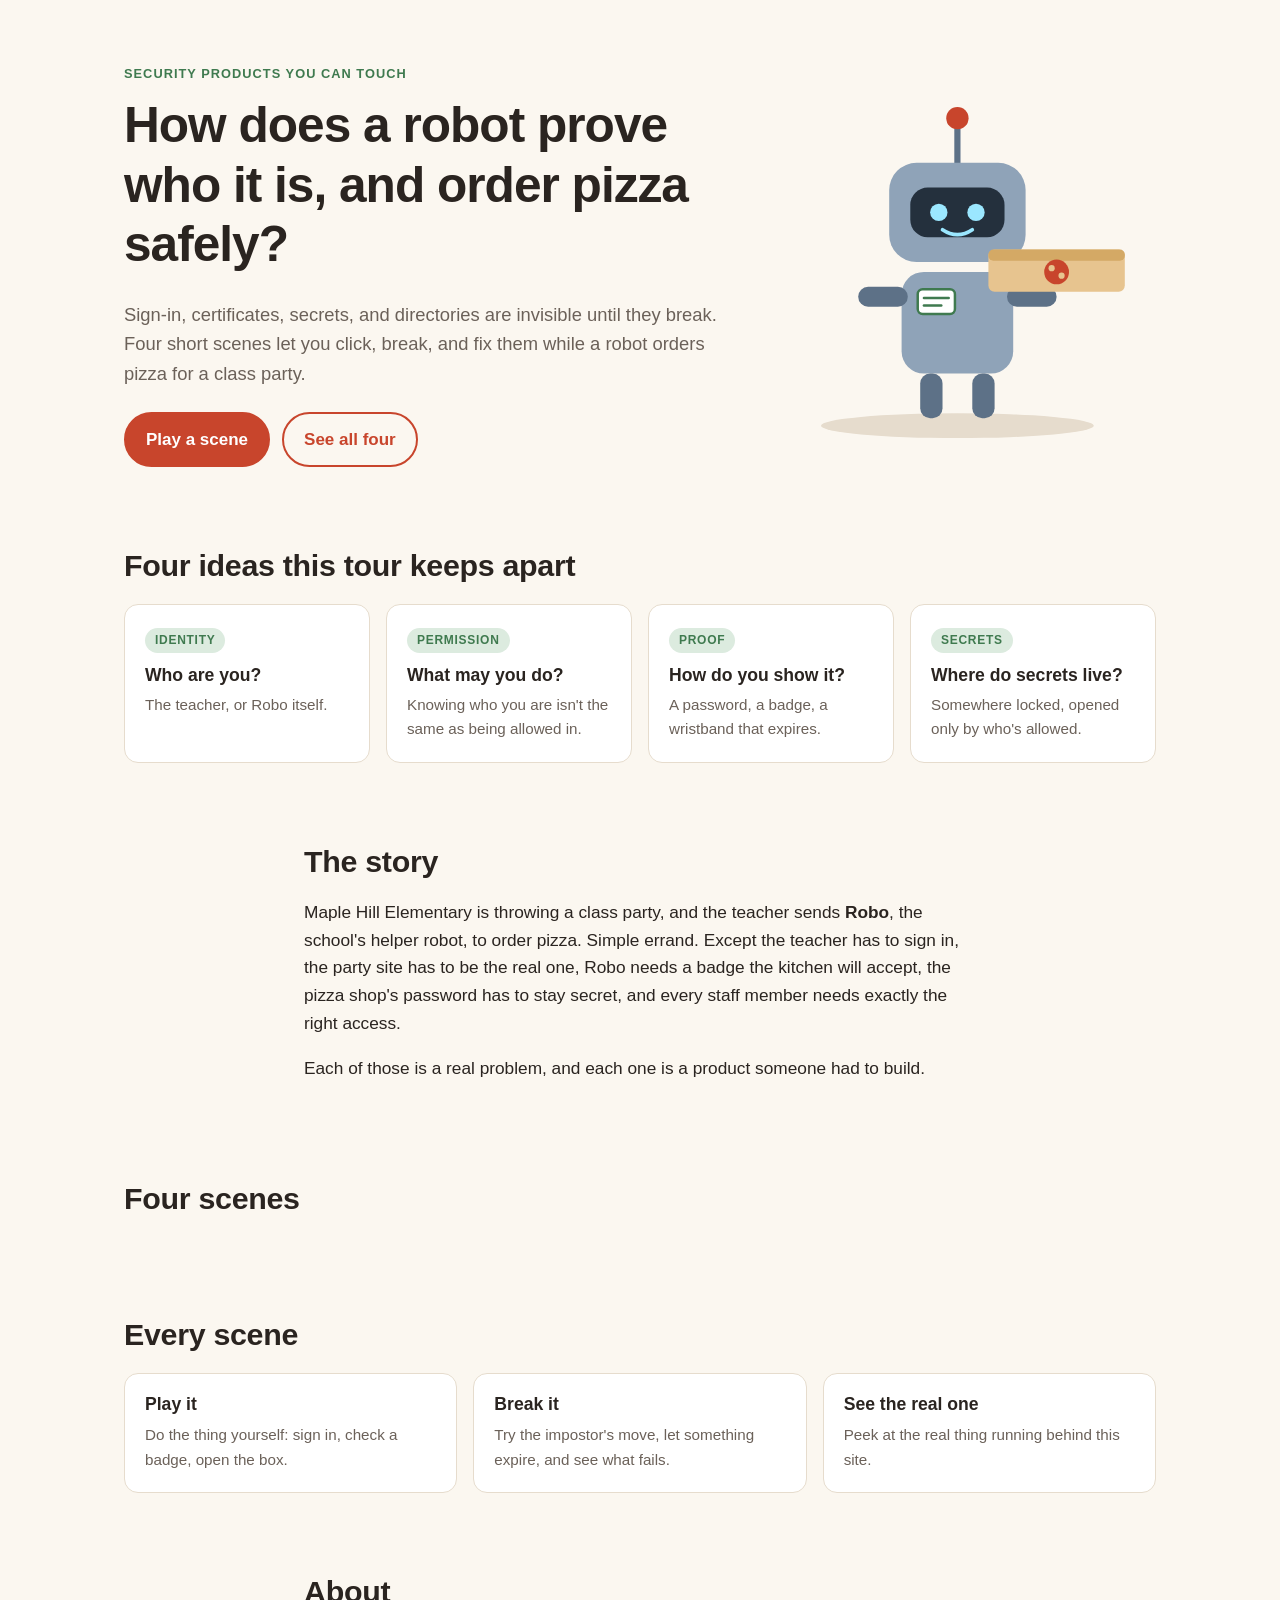
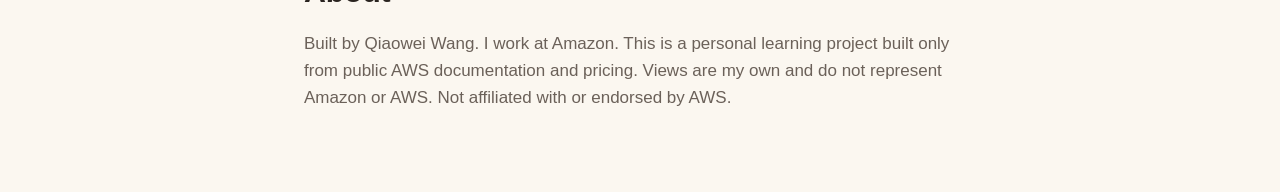
<file: site/index.html>
<!doctype html>
<html lang="en">
<head>
  <meta charset="utf-8">
  <meta name="viewport" content="width=device-width, initial-scale=1">
  <title>Robo Orders Pizza</title>
  <meta name="description" content="A plain-language, hands-on tour of how identity, certificates, and secrets fit together on AWS — told through a robot ordering pizza.">
  <link rel="icon" href="assets/favicon.svg" type="image/svg+xml">
  <link rel="stylesheet" href="styles.css">
</head>
<body>
  <!-- @include header -->

  <main id="main">
    <!-- Hero -->
    <section class="hero">
      <div class="wrap hero-grid">
        <div>
          <p class="eyebrow">Security products you can touch</p>
          <h1>How does a robot prove who it is, and order pizza safely?</h1>
          <p class="lede">
            Sign-in, certificates, secrets, and directories are invisible until they break.
            Four short scenes let you click, break, and fix them while a robot orders pizza
            for a class party.
          </p>
          <div class="cta-row">
            <a class="btn btn-primary" href="scenes/badges.html">Play a scene</a>
            <a class="btn btn-ghost" href="#scenes">See all four</a>
          </div>
        </div>
        <figure class="hero-art" aria-hidden="true">
          <!-- Original illustration: Robo carrying a pizza box. -->
          <svg viewBox="0 0 320 300" role="img">
            <ellipse cx="160" cy="282" rx="110" ry="10" class="shadow"/>
            <!-- antenna -->
            <line x1="160" y1="40" x2="160" y2="70" class="stroke"/>
            <circle cx="160" cy="34" r="9" class="accent"/>
            <!-- head -->
            <rect x="105" y="70" width="110" height="80" rx="22" class="body"/>
            <rect x="122" y="90" width="76" height="40" rx="14" class="screen"/>
            <circle cx="145" cy="110" r="7" class="eye"/>
            <circle cx="175" cy="110" r="7" class="eye"/>
            <path d="M148 124 q12 8 24 0" class="smile"/>
            <!-- body -->
            <rect x="115" y="158" width="90" height="82" rx="18" class="body"/>
            <!-- badge -->
            <rect x="128" y="172" width="30" height="20" rx="4" class="badge"/>
            <line x1="133" y1="179" x2="153" y2="179" class="badge-line"/>
            <line x1="133" y1="185" x2="147" y2="185" class="badge-line"/>
            <!-- legs -->
            <rect x="130" y="240" width="18" height="36" rx="8" class="limb"/>
            <rect x="172" y="240" width="18" height="36" rx="8" class="limb"/>
            <!-- arms holding box -->
            <rect x="80" y="170" width="40" height="16" rx="8" class="limb"/>
            <rect x="200" y="170" width="40" height="16" rx="8" class="limb"/>
            <!-- pizza box -->
            <rect x="185" y="140" width="110" height="34" rx="5" class="box"/>
            <rect x="185" y="140" width="110" height="9" rx="4" class="box-lid"/>
            <circle cx="240" cy="158" r="10" class="accent"/>
            <circle cx="236" cy="155" r="2.5" class="topping"/>
            <circle cx="244" cy="161" r="2.5" class="topping"/>
          </svg>
        </figure>
      </div>
    </section>

    <!-- The four ideas -->
    <section class="ideas" aria-labelledby="ideas-title">
      <div class="wrap">
        <h2 id="ideas-title" class="section-title">Four ideas this tour keeps apart</h2>
        <ul class="idea-grid">
          <li><span class="idea-tag">Identity</span><strong>Who are you?</strong><p>The teacher, or Robo itself.</p></li>
          <li><span class="idea-tag">Permission</span><strong>What may you do?</strong><p>Knowing who you are isn't the same as being allowed in.</p></li>
          <li><span class="idea-tag">Proof</span><strong>How do you show it?</strong><p>A password, a badge, a wristband that expires.</p></li>
          <li><span class="idea-tag">Secrets</span><strong>Where do secrets live?</strong><p>Somewhere locked, opened only by who's allowed.</p></li>
        </ul>
      </div>
    </section>

    <!-- Story -->
    <section id="story" class="story" aria-labelledby="story-title">
      <div class="wrap narrow">
        <h2 id="story-title" class="section-title">The story</h2>
        <p>
          Maple Hill Elementary is throwing a class party, and the teacher sends <strong>Robo</strong>,
          the school's helper robot, to order pizza. Simple errand. Except the teacher has to sign in,
          the party site has to be the real one, Robo needs a badge the kitchen will accept, the
          pizza shop's password has to stay secret, and every staff member needs exactly the right access.
        </p>
        <p>Each of those is a real problem, and each one is a product someone had to build.</p>
      </div>
    </section>

    <!-- Chapters -->
    <section id="scenes" class="chapters" aria-labelledby="scenes-title">
      <div class="wrap">
        <h2 id="scenes-title" class="section-title">Four scenes</h2>
        <ol class="chapter-list">
          <!-- @scenes -->
        </ol>
      </div>
    </section>

    <!-- Four cards -->
    <section class="cards" aria-labelledby="cards-title">
      <div class="wrap">
        <h2 id="cards-title" class="section-title">Every scene</h2>
        <ul class="card-grid three">
          <li><h3>Play it</h3><p>Do the thing yourself: sign in, check a badge, open the box.</p></li>
          <li><h3>Break it</h3><p>Try the impostor's move, let something expire, and see what fails.</p></li>
          <li><h3>See the real one</h3><p>Peek at the real thing running behind this site.</p></li>
        </ul>
      </div>
    </section>

    <!-- About -->
    <section id="about" class="about" aria-labelledby="about-title">
      <div class="wrap narrow">
        <h2 id="about-title" class="section-title">About</h2>
        <p>
          Built by Qiaowei Wang. I work at Amazon. This is a personal learning project built only
          from public AWS documentation and pricing. Views are my own and do not represent Amazon
          or AWS. Not affiliated with or endorsed by AWS.
        </p>
      </div>
    </section>
  </main>

  <!-- @include footer -->
</body>
</html>
</file>
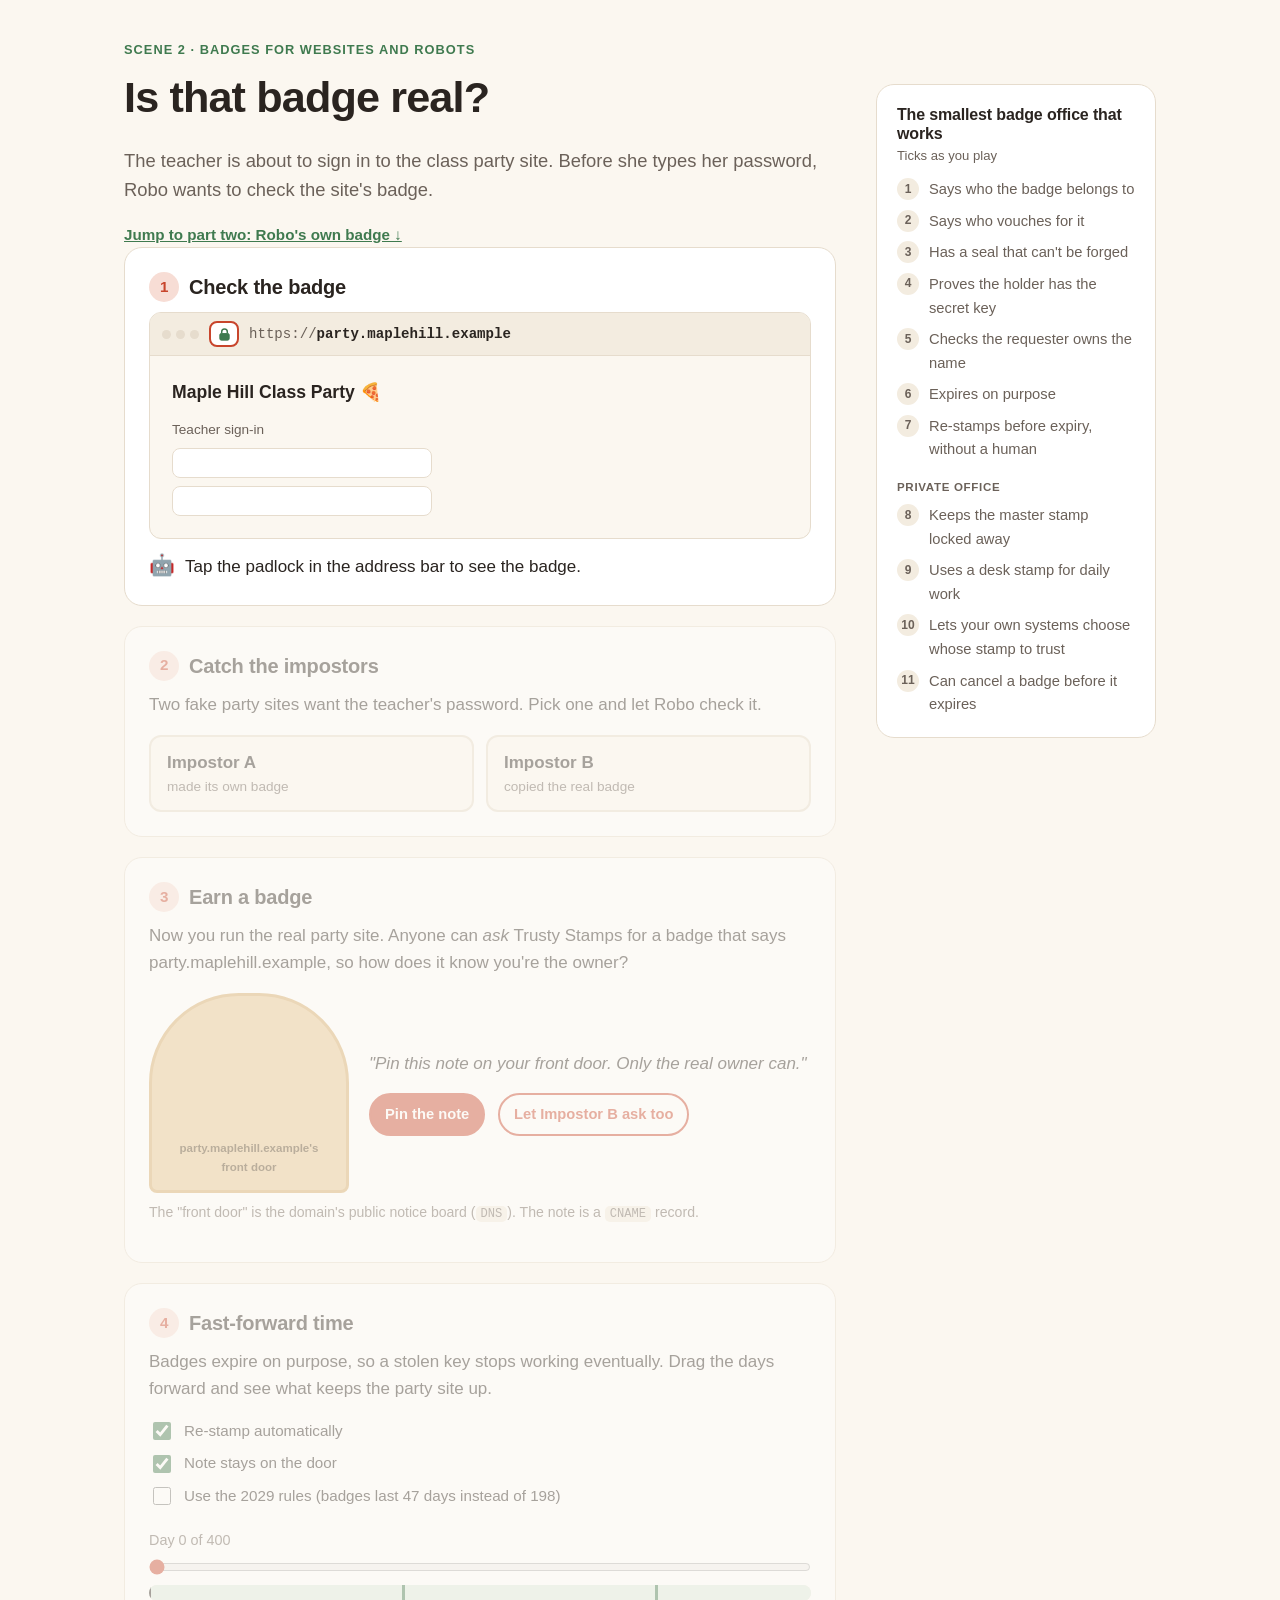
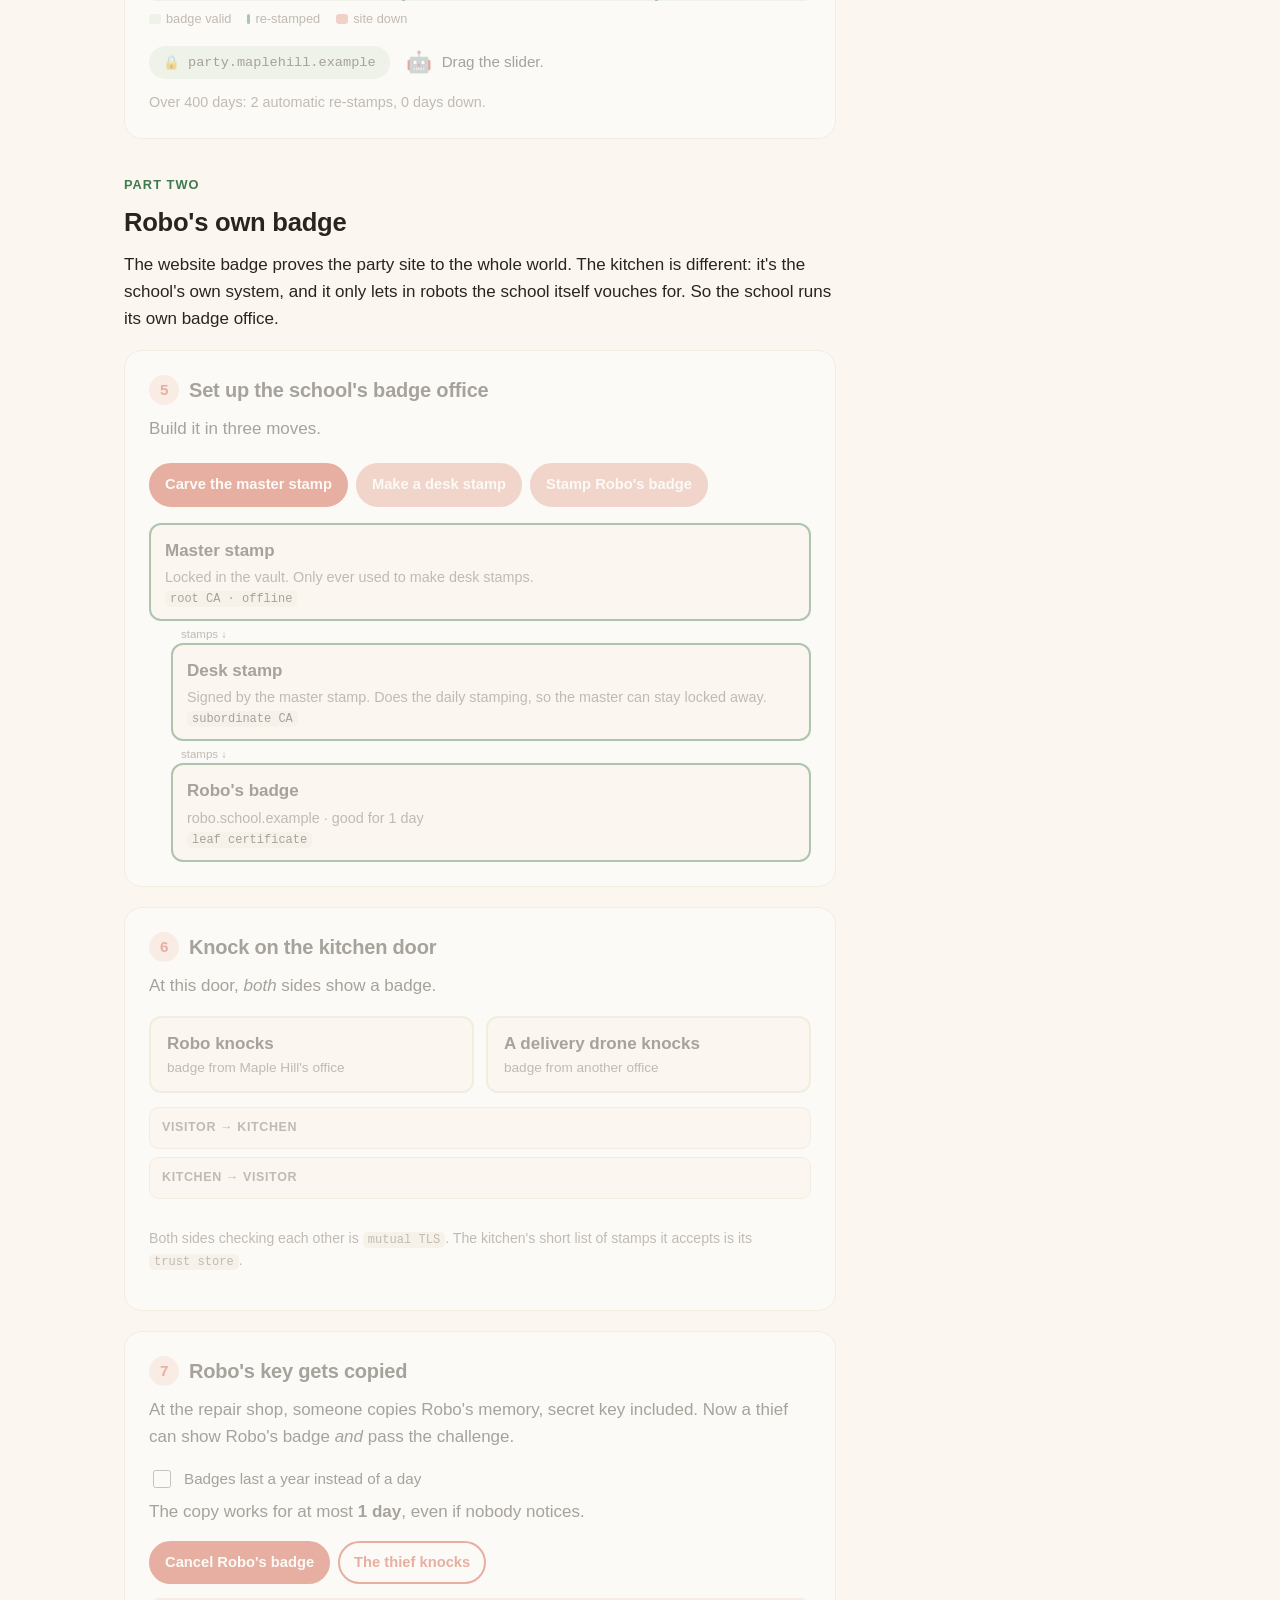
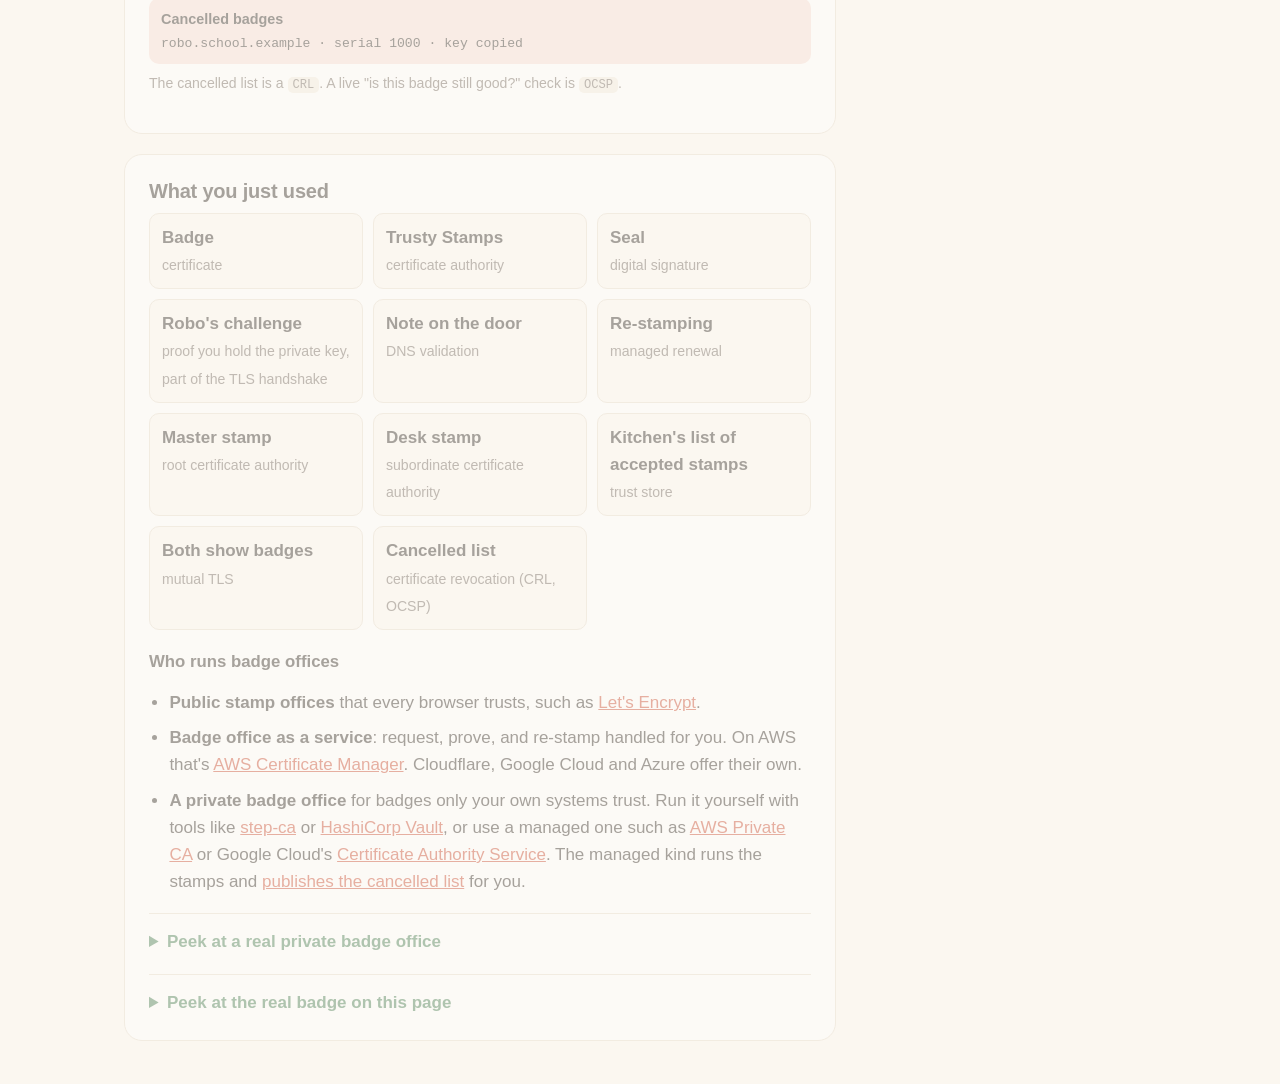
<file: site/scenes/badges.html>
<!doctype html>
<html lang="en">
<head>
  <meta charset="utf-8">
  <meta name="viewport" content="width=device-width, initial-scale=1">
  <title>Is That Badge Real? · Robo Orders Pizza</title>
  <meta name="description" content="A hands-on scene about certificates: inspect a website's badge, catch two impostors, earn a badge, and fast-forward time.">
  <link rel="icon" href="../assets/favicon.svg" type="image/svg+xml">
  <link rel="stylesheet" href="../styles.css">
  <link rel="stylesheet" href="scene.css">
  <link rel="stylesheet" href="badges.css">
</head>
<body>
  <!-- @include header -->

  <main id="main" class="scene-layout wrap">
    <div class="scene-main">
      <header class="scene-head">
        <p class="eyebrow">Scene 2 · Badges for websites and robots</p>
        <h1>Is that badge real?</h1>
        <p class="lede">The teacher is about to sign in to the class party site. Before she types her password, Robo wants to check the site's badge.</p>
        <p class="jump"><a href="#part2" id="jump2">Jump to part two: Robo's own badge &darr;</a></p>
      </header>

      <!-- Act 1: inspect -->
      <section class="act" id="act1" aria-labelledby="a1">
        <h2 id="a1"><span class="act-num">1</span> Check the badge</h2>
        <div class="browser" id="browser1">
          <div class="browser-bar">
            <span class="dots" aria-hidden="true"><i></i><i></i><i></i></span>
            <button class="lock" id="lock1" aria-label="View this site's badge">
              <svg viewBox="0 0 16 16" aria-hidden="true"><rect x="3" y="7" width="10" height="7" rx="1.5"/><path d="M5 7V5a3 3 0 0 1 6 0v2" fill="none" stroke-width="1.6"/></svg>
            </button>
            <span class="url">https://<b>party.maplehill.example</b></span>
          </div>
          <div class="browser-body">
            <p class="fake-site-title">Maple Hill Class Party 🍕</p>
            <div class="fake-form"><span>Teacher sign-in</span><i></i><i></i></div>
          </div>
        </div>
        <p class="robo-says"><span class="robo-face" aria-hidden="true">🤖</span> <span id="robo1">Tap the padlock in the address bar to see the badge.</span></p>

        <div class="badge-card" id="badge1" hidden>
          <div class="badge-head">Website badge</div>
          <ul class="checks-list">
            <li class="ok"><span class="mark">✓</span><span><b>Issued to</b> party.maplehill.example<small>matches the address bar · <code>subject</code></small></span></li>
            <li class="ok"><span class="mark">✓</span><span><b>Vouched for by</b> Trusty Stamps<small>a stamp office your browser already trusts · <code>issuer</code></small></span></li>
            <li class="ok"><span class="mark">✓</span><span><b>Seal</b> unbroken<small>any change to the badge would break it · <code>signature</code></small></span></li>
            <li class="ok"><span class="mark">✓</span><span><b>Good until</b> <span id="expiry1">in 198 days</span><small><code>not after</code></small></span></li>
          </ul>
        </div>
      </section>

      <!-- Act 2: impostors -->
      <section class="act locked" id="act2" aria-labelledby="a2">
        <h2 id="a2"><span class="act-num">2</span> Catch the impostors</h2>
        <p>Two fake party sites want the teacher's password. Pick one and let Robo check it.</p>
        <div class="choice-row">
          <button class="btn-choice" data-imp="a">Impostor A<small>made its own badge</small></button>
          <button class="btn-choice" data-imp="b">Impostor B<small>copied the real badge</small></button>
        </div>
        <div class="badge-card bad" id="impA" hidden>
          <div class="badge-head">Impostor A · <span class="url-inline">party.maplehi11.example</span></div>
          <ul class="checks-list">
            <li class="bad"><span class="mark">✗</span><span><b>Issued to</b> party.maplehi11.example<small>look closely: those are ones, not Ls</small></span></li>
            <li class="bad"><span class="mark">✗</span><span><b>Vouched for by</b> itself<small>nobody your browser trusts stamped it · <code>self-signed</code></small></span></li>
          </ul>
          <p class="verdict bad">Browser warning. The teacher never sees a sign-in box.</p>
        </div>
        <div class="badge-card bad" id="impB" hidden>
          <div class="badge-head">Impostor B · <span class="url-inline">party.maplehill.example</span></div>
          <ul class="checks-list">
            <li class="ok"><span class="mark">✓</span><span><b>Issued to</b> party.maplehill.example<small>it's a perfect copy</small></span></li>
            <li class="ok"><span class="mark">✓</span><span><b>Vouched for by</b> Trusty Stamps</span></li>
            <li class="bad" id="challenge"><span class="mark">?</span><span><b>Robo's challenge</b> "Sign this random number: <code id="nonce">48213</code>"<small>only the holder of the badge's secret key can · <code>private key</code></small></span></li>
          </ul>
          <button class="btn-small" id="runChallenge">Send the challenge</button>
          <p class="verdict bad" id="verdictB" hidden>No valid signature. A badge is public, the key behind it is not, so a copy proves nothing.</p>
        </div>
      </section>

      <!-- Act 3: earn a badge -->
      <section class="act locked" id="act3" aria-labelledby="a3">
        <h2 id="a3"><span class="act-num">3</span> Earn a badge</h2>
        <p>Now you run the real party site. Anyone can <em>ask</em> Trusty Stamps for a badge that says party.maplehill.example, so how does it know you're the owner?</p>
        <div class="door-scene">
          <div class="door" id="door">
            <span class="door-label">party.maplehill.example's front door</span>
            <span class="note" id="note" hidden>Note: <code>7f3a…c91e</code></span>
          </div>
          <div class="office">
            <p class="office-says" id="office">"Pin this note on your front door. Only the real owner can."</p>
            <button class="btn-small" id="pinNote">Pin the note</button>
            <button class="btn-small ghost" id="impostorAsk">Let Impostor B ask too</button>
          </div>
        </div>
        <p class="caption">The "front door" is the domain's public notice board (<code>DNS</code>). The note is a <code>CNAME</code> record.</p>
      </section>

      <!-- Act 4: time -->
      <section class="act locked" id="act4" aria-labelledby="a4">
        <h2 id="a4"><span class="act-num">4</span> Fast-forward time</h2>
        <p>Badges expire on purpose, so a stolen key stops working eventually. Drag the days forward and see what keeps the party site up.</p>

        <div class="controls">
          <label class="toggle"><input type="checkbox" id="autoRenew" checked> Re-stamp automatically</label>
          <label class="toggle"><input type="checkbox" id="noteStays" checked> Note stays on the door</label>
          <label class="toggle"><input type="checkbox" id="rules2029"> Use the 2029 rules (badges last 47 days instead of 198)</label>
        </div>

        <label class="slider-label" for="days">Day <output id="dayOut">0</output> of 400</label>
        <input type="range" id="days" min="0" max="400" value="0" step="1">

        <div class="timeline" id="timeline" aria-hidden="true"></div>
        <div class="tl-legend"><span><i class="lg valid"></i>badge valid</span><span><i class="lg renew"></i>re-stamped</span><span><i class="lg down"></i>site down</span></div>

        <div class="status-row">
          <div class="mini-browser" id="mini">
            <span class="mini-lock" id="miniLock">🔒</span>
            <span id="miniText">party.maplehill.example</span>
          </div>
          <p class="robo-says small"><span class="robo-face" aria-hidden="true">🤖</span> <span id="robo4">Drag the slider.</span></p>
        </div>
        <p class="stats" id="stats"></p>
      </section>

      <!-- Wrap-up -->
      <div class="part-break" id="part2">
        <p class="eyebrow">Part two</p>
        <h2>Robo's own badge</h2>
        <p>The website badge proves the party site to the whole world. The kitchen is different: it's the school's own system, and it only lets in robots the school itself vouches for. So the school runs its own badge office.</p>
      </div>

      <!-- Act 5: build a private office -->
      <section class="act" id="act5" aria-labelledby="a5">
        <h2 id="a5"><span class="act-num">5</span> Set up the school's badge office</h2>
        <p>Build it in three moves.</p>
        <div class="build-row">
          <button class="btn-small" id="mkMaster">Carve the master stamp</button>
          <button class="btn-small" id="mkDesk" disabled>Make a desk stamp</button>
          <button class="btn-small" id="mkBadge" disabled>Stamp Robo's badge</button>
        </div>
        <ol class="chain" id="chain">
          <li id="cMaster" hidden><b>Master stamp</b><span>Locked in the vault. Only ever used to make desk stamps.</span><code>root CA · offline</code></li>
          <li id="cDesk" hidden><b>Desk stamp</b><span>Signed by the master stamp. Does the daily stamping, so the master can stay locked away.</span><code>subordinate CA</code></li>
          <li id="cBadge" hidden><b>Robo's badge</b><span>robo.school.example · good for 1 day</span><code>leaf certificate</code></li>
        </ol>
      </section>

      <!-- Act 6: mutual check at the kitchen door -->
      <section class="act" id="act6" aria-labelledby="a6">
        <h2 id="a6"><span class="act-num">6</span> Knock on the kitchen door</h2>
        <p>At this door, <em>both</em> sides show a badge.</p>
        <div class="choice-row">
          <button class="btn-choice" id="knockRobo">Robo knocks<small>badge from Maple Hill's office</small></button>
          <button class="btn-choice" id="knockDrone">A delivery drone knocks<small>badge from another office</small></button>
        </div>
        <div class="handshake" id="handshake" hidden>
          <div class="hs-row" id="hs1"><span class="hs-who">Visitor → kitchen</span><span class="hs-msg"></span></div>
          <div class="hs-row" id="hs2"><span class="hs-who">Kitchen → visitor</span><span class="hs-msg"></span></div>
          <p class="verdict" id="hsVerdict"></p>
        </div>
        <p class="caption">Both sides checking each other is <code>mutual TLS</code>. The kitchen's short list of stamps it accepts is its <code>trust store</code>.</p>
      </section>

      <!-- Act 7: revoke -->
      <section class="act" id="act7" aria-labelledby="a7">
        <h2 id="a7"><span class="act-num">7</span> Robo's key gets copied</h2>
        <p>At the repair shop, someone copies Robo's memory, secret key included. Now a thief can show Robo's badge <em>and</em> pass the challenge.</p>
        <label class="toggle"><input type="checkbox" id="longLife"> Badges last a year instead of a day</label>
        <p class="risk" id="risk">The copy works for at most <b>1 day</b>, even if nobody notices.</p>
        <div class="build-row">
          <button class="btn-small" id="revoke">Cancel Robo's badge</button>
          <button class="btn-small ghost" id="thief">The thief knocks</button>
        </div>
        <div class="cancelled" id="cancelled" hidden><b>Cancelled badges</b><span>robo.school.example · serial 1000 · key copied</span></div>
        <p class="verdict" id="thiefVerdict" hidden></p>
        <p class="caption">The cancelled list is a <code>CRL</code>. A live "is this badge still good?" check is <code>OCSP</code>.</p>
      </section>

      <section class="act" id="wrap" aria-labelledby="aw">
        <h2 id="aw">What you just used</h2>
        <div class="glossary">
          <div><b>Badge</b><span>certificate</span></div>
          <div><b>Trusty Stamps</b><span>certificate authority</span></div>
          <div><b>Seal</b><span>digital signature</span></div>
          <div><b>Robo's challenge</b><span>proof you hold the private key, part of the TLS handshake</span></div>
          <div><b>Note on the door</b><span>DNS validation</span></div>
          <div><b>Re-stamping</b><span>managed renewal</span></div>
          <div><b>Master stamp</b><span>root certificate authority</span></div>
          <div><b>Desk stamp</b><span>subordinate certificate authority</span></div>
          <div><b>Kitchen's list of accepted stamps</b><span>trust store</span></div>
          <div><b>Both show badges</b><span>mutual TLS</span></div>
          <div><b>Cancelled list</b><span>certificate revocation (CRL, OCSP)</span></div>
        </div>

        <h3>Who runs badge offices</h3>
        <ul class="who">
          <li><b>Public stamp offices</b> that every browser trusts, such as <a href="https://letsencrypt.org/docs/faq/" rel="noopener">Let's Encrypt</a>.</li>
          <li><b>Badge office as a service</b>: request, prove, and re-stamp handled for you. On AWS that's <a href="https://docs.aws.amazon.com/acm/latest/userguide/acm-overview.html" rel="noopener">AWS Certificate Manager</a>. Cloudflare, Google Cloud and Azure offer their own.</li>
          <li><b>A private badge office</b> for badges only your own systems trust. Run it yourself with tools like <a href="https://smallstep.com/docs/step-ca/" rel="noopener">step-ca</a> or <a href="https://developer.hashicorp.com/vault/docs/secrets/pki" rel="noopener">HashiCorp Vault</a>, or use a managed one such as <a href="https://docs.aws.amazon.com/privateca/latest/userguide/PcaWelcome.html" rel="noopener">AWS Private CA</a> or Google Cloud's <a href="https://cloud.google.com/certificate-authority-service/docs/ca-service-overview" rel="noopener">Certificate Authority Service</a>. The managed kind runs the stamps and <a href="https://docs.aws.amazon.com/privateca/latest/userguide/revocation-setup.html" rel="noopener">publishes the cancelled list</a> for you.</li>
        </ul>

        <details class="peek">
          <summary>Peek at a real private badge office</summary>
          <p>Part two, for real: a master stamp, a desk stamp, and badges built with openssl on a laptop, then real handshakes between Robo and the kitchen.</p>
<pre class="replay"><code><!-- @replay badge-office --></code></pre>
          <p class="caption">Run it yourself: <a href="https://github.com/Biubiuwang123/robo-pizza-qiaowei/blob/main/lab/badge_office.py" rel="noopener">lab/badge_office.py</a>. This is the do-it-yourself version; a managed private CA does the stamping and the cancelled list for you.</p>
        </details>

        <details class="peek">
          <summary>Peek at the real badge on this page</summary>
          <p>This page's padlock is a real badge from AWS Certificate Manager. Here's its chain, from a terminal:</p>
<pre class="replay"><code><!-- @replay site-certificate --></code></pre>
          <p class="caption">Each badge is vouched for by the one below it, down to a stamp office built into your browser. Every public badge is also listed in public logs: <a href="https://crt.sh/?q=robo.qiaowei.wang" rel="noopener">see this one</a>.</p>
        </details>
      </section>
    </div>

    <!-- The minimum badge office checklist -->
    <aside class="mvp" id="mvpBox" aria-labelledby="mvp-title">
      <h2 id="mvp-title">The smallest badge office that works</h2>
      <p class="mvp-sub">Ticks as you play</p>
      <ol class="mvp-list" id="mvp">
        <li data-k="who">Says who the badge belongs to</li>
        <li data-k="vouch">Says who vouches for it</li>
        <li data-k="seal">Has a seal that can't be forged</li>
        <li data-k="key">Proves the holder has the secret key</li>
        <li data-k="own">Checks the requester owns the name</li>
        <li data-k="expire">Expires on purpose</li>
        <li data-k="renew">Re-stamps before expiry, without a human</li>
        <li class="mvp-group" aria-hidden="true">Private office</li>
        <li data-k="master">Keeps the master stamp locked away</li>
        <li data-k="desk">Uses a desk stamp for daily work</li>
        <li data-k="trust">Lets your own systems choose whose stamp to trust</li>
        <li data-k="revoke">Can cancel a badge before it expires</li>
      </ol>
      <p class="mvp-done" id="mvpDone" hidden>That's the whole product. Everything else is scale and polish.</p>
    </aside>
  </main>

  <a class="mvp-pill" id="mvpPill" href="#mvpBox">Badge office: 0/11</a>

  <!-- @include scene-nav -->

  <!-- @include footer -->

  <script src="scene-kit.js"></script>
  <script src="badges.js"></script>
</body>
</html>
</file>
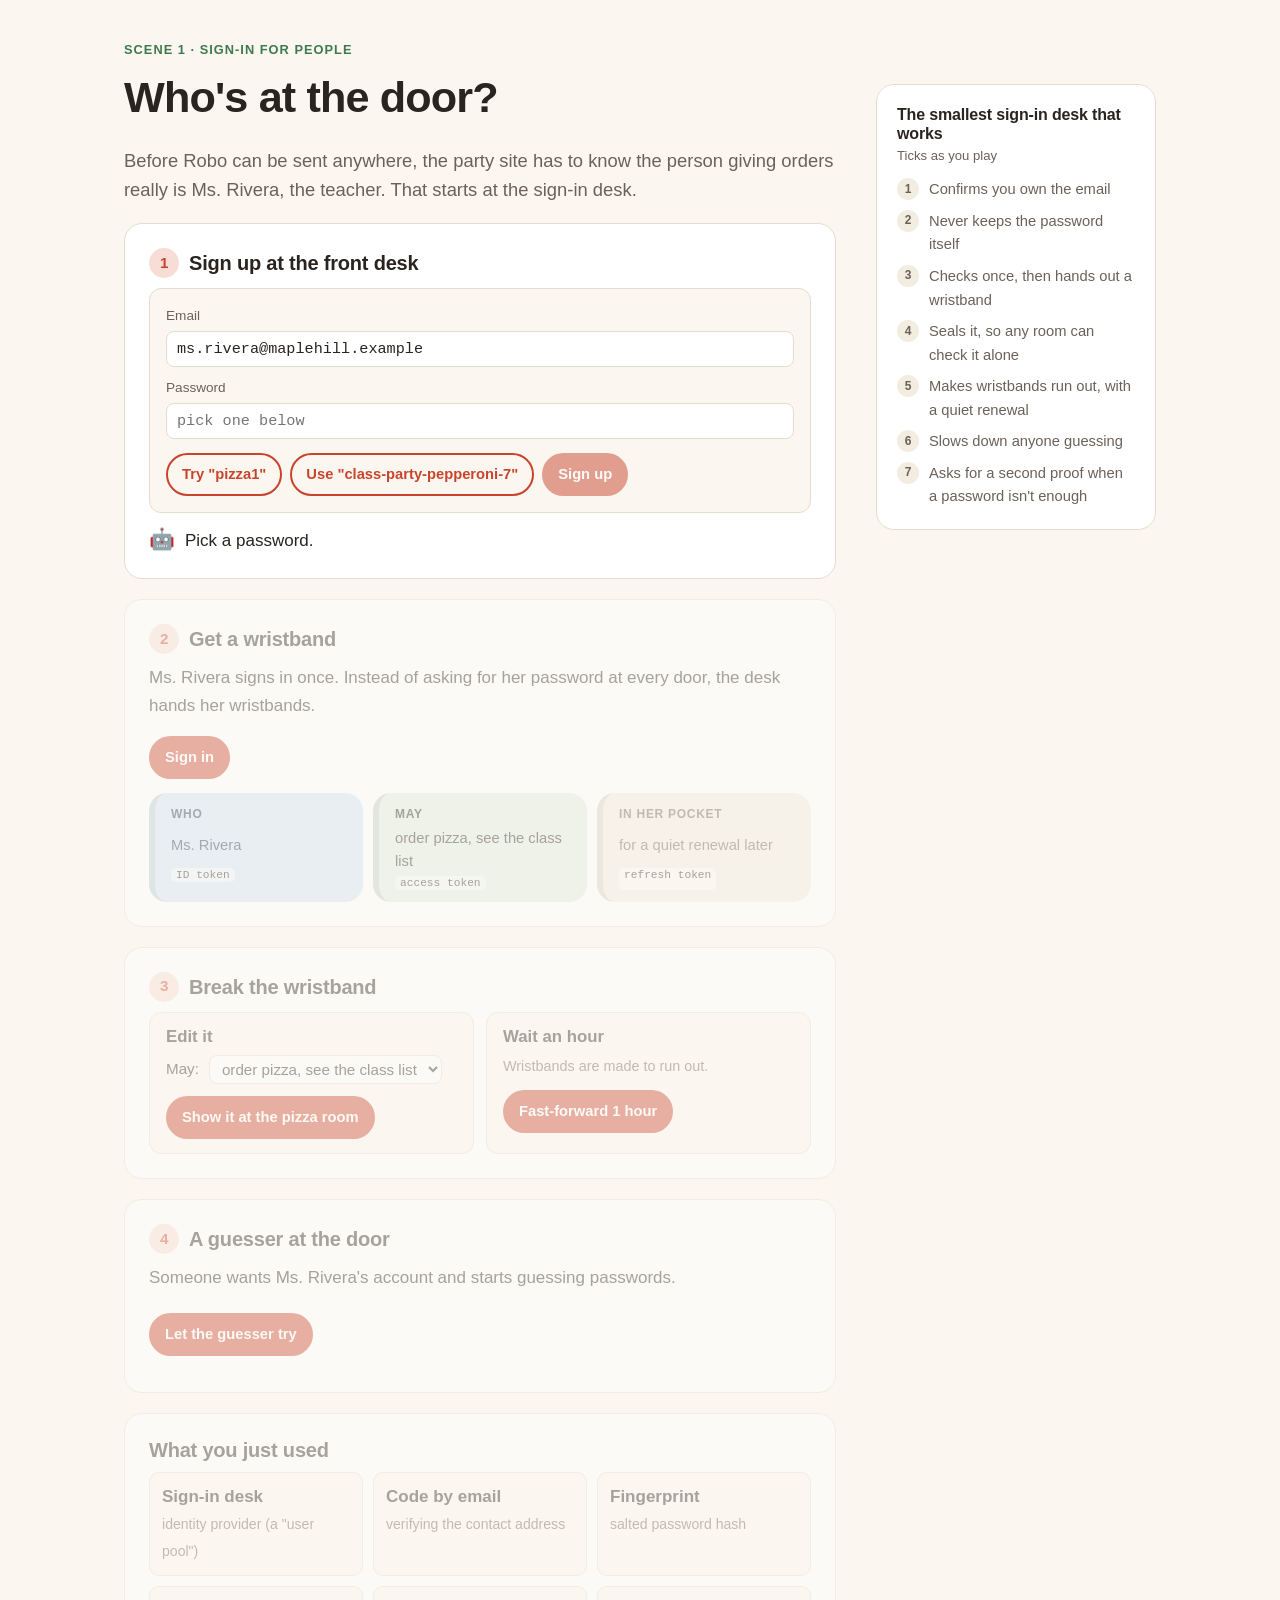
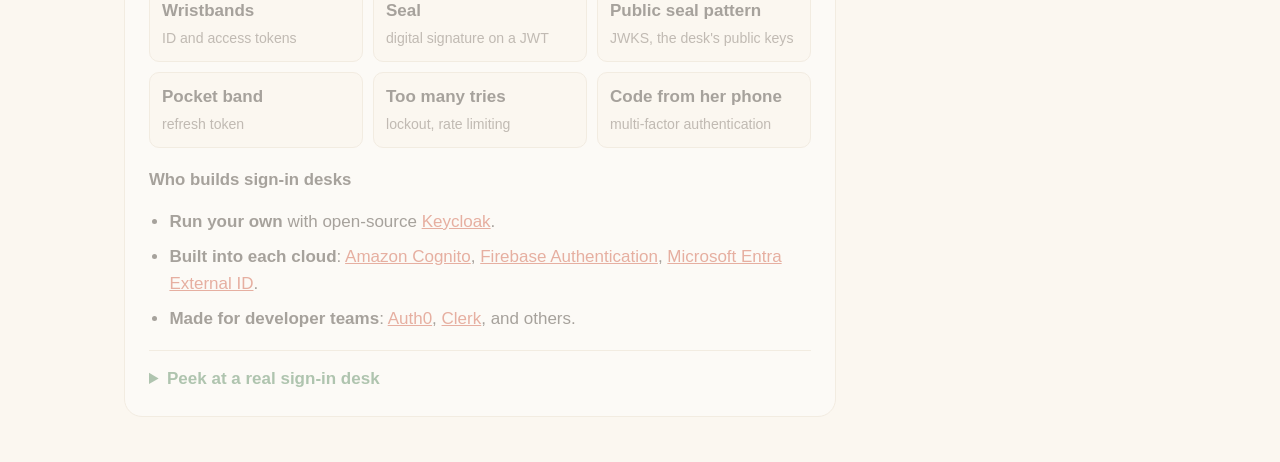
<file: site/scenes/front-door.html>
<!doctype html>
<html lang="en">
<head>
  <meta charset="utf-8">
  <meta name="viewport" content="width=device-width, initial-scale=1">
  <title>Who's at the Door? · Robo Orders Pizza</title>
  <meta name="description" content="A hands-on scene about sign-in: sign the teacher up, get a wristband, break it, and stop a password guesser.">
  <link rel="icon" href="../assets/favicon.svg" type="image/svg+xml">
  <link rel="stylesheet" href="../styles.css">
  <link rel="stylesheet" href="scene.css">
  <link rel="stylesheet" href="front-door.css">
</head>
<body>
  <!-- @include header -->

  <main id="main" class="scene-layout wrap">
    <div class="scene-main">
      <header class="scene-head">
        <p class="eyebrow">Scene 1 · Sign-in for people</p>
        <h1>Who's at the door?</h1>
        <p class="lede">Before Robo can be sent anywhere, the party site has to know the person giving orders really is Ms. Rivera, the teacher. That starts at the sign-in desk.</p>
      </header>

      <!-- Act 1: sign up -->
      <section class="act" id="act1" aria-labelledby="a1">
        <h2 id="a1"><span class="act-num">1</span> Sign up at the front desk</h2>
        <div class="form-card">
          <label>Email <input type="text" value="ms.rivera@maplehill.example" readonly></label>
          <label>Password <input type="text" id="pw" placeholder="pick one below" readonly></label>
          <div class="build-row">
            <button class="btn-small ghost" id="pwWeak">Try "pizza1"</button>
            <button class="btn-small ghost" id="pwStrong">Use "class-party-pepperoni-7"</button>
            <button class="btn-small" id="signUp" disabled>Sign up</button>
          </div>
          <p class="verdict" id="pwVerdict" hidden></p>
        </div>

        <div class="mail" id="mail" hidden>
          <p class="mail-head">📧 To: ms.rivera@maplehill.example</p>
          <p>Your Maple Hill sign-in code is <b class="code-big">482 913</b></p>
          <button class="btn-small" id="enterCode">Enter the code</button>
        </div>

        <div class="ledger" id="ledger" hidden>
          <p class="ledger-title">What the desk writes down</p>
          <div class="ledger-row"><span>Email</span><span>ms.rivera@maplehill.example <b class="okay">verified ✓</b></span></div>
          <div class="ledger-row"><span>Password</span><span><code id="fingerprint">…</code><small>a salted fingerprint, not the password · <code>password hash</code></small></span></div>
        </div>
        <p class="robo-says"><span class="robo-face" aria-hidden="true">🤖</span> <span id="robo1">Pick a password.</span></p>
      </section>

      <!-- Act 2: wristbands -->
      <section class="act" id="act2" aria-labelledby="a2">
        <h2 id="a2"><span class="act-num">2</span> Get a wristband</h2>
        <p>Ms. Rivera signs in once. Instead of asking for her password at every door, the desk hands her wristbands.</p>
        <button class="btn-small" id="signIn">Sign in</button>
        <div class="bands" id="bands" hidden>
          <button class="band id" id="bandId"><b>Who</b><span>Ms. Rivera</span><code>ID token</code></button>
          <button class="band access" id="bandAccess"><b>May</b><span>order pizza, see the class list</span><code>access token</code></button>
          <div class="band refresh"><b>In her pocket</b><span>for a quiet renewal later</span><code>refresh token</code></div>
        </div>
        <div class="jwt" id="jwt" hidden>
          <p class="jwt-title">Up close: the wristband is three parts, joined by dots <code>JWT</code></p>
          <p class="jwt-raw"><span class="j-h" id="jH"></span>.<span class="j-p" id="jP"></span>.<span class="j-s" id="jS"></span></p>
          <div class="jwt-parts">
            <div><b class="j-h">Header</b><pre id="jHd"></pre></div>
            <div><b class="j-p">Contents</b><pre id="jPd"></pre></div>
            <div><b class="j-s">Seal</b><pre>signed by the desk's
private key</pre></div>
          </div>
        </div>
        <div class="rooms" id="rooms" hidden>
          <p>Now show it at the doors. Each room checks the seal itself, using the desk's <em>public</em> seal pattern. No call back to the desk.</p>
          <div class="choice-row">
            <button class="btn-choice" data-room="party">The party page<small>needs: who</small></button>
            <button class="btn-choice" data-room="pizza">The pizza order room<small>needs: may order pizza</small></button>
          </div>
          <p class="verdict" id="roomVerdict" hidden></p>
          <p class="caption">The public seal pattern is published as a <code>JWKS</code> file; anyone can fetch it.</p>
        </div>
      </section>

      <!-- Act 3: break it -->
      <section class="act" id="act3" aria-labelledby="a3">
        <h2 id="a3"><span class="act-num">3</span> Break the wristband</h2>
        <div class="break-grid">
          <div class="break-card">
            <h3>Edit it</h3>
            <label class="toggle"><span>May:</span>
              <select id="mayEdit">
                <option value="order pizza, see the class list">order pizza, see the class list</option>
                <option value="everything">everything</option>
              </select>
            </label>
            <button class="btn-small" id="showEdited">Show it at the pizza room</button>
            <p class="verdict" id="editVerdict" hidden></p>
          </div>
          <div class="break-card">
            <h3>Wait an hour</h3>
            <p class="small">Wristbands are made to run out.</p>
            <button class="btn-small" id="fastForward">Fast-forward 1 hour</button>
            <button class="btn-small ghost" id="useRefresh" hidden>Use the pocket band</button>
            <p class="verdict" id="timeVerdict" hidden></p>
          </div>
        </div>
      </section>

      <!-- Act 4: guesser -->
      <section class="act" id="act4" aria-labelledby="a4">
        <h2 id="a4"><span class="act-num">4</span> A guesser at the door</h2>
        <p>Someone wants Ms. Rivera's account and starts guessing passwords.</p>
        <div class="build-row">
          <button class="btn-small" id="guess">Let the guesser try</button>
        </div>
        <ol class="guesses" id="guesses"></ol>
        <p class="verdict" id="guessVerdict" hidden></p>
        <div class="leaked-pw" id="leakedBox" hidden>
          <p>Worse: her password leaked from another site where she reused it. The guesser now has the real one.</p>
          <label class="toggle"><input type="checkbox" id="mfa"> Ask for a second proof: a code from her phone</label>
          <button class="btn-small" id="realPw">Guesser signs in with the real password</button>
          <p class="verdict" id="mfaVerdict" hidden></p>
          <p class="caption">A second proof is <code>MFA</code>: something you <em>have</em> on top of something you <em>know</em>.</p>
        </div>
      </section>

      <!-- Wrap-up -->
      <section class="act" id="wrap" aria-labelledby="aw">
        <h2 id="aw">What you just used</h2>
        <div class="glossary">
          <div><b>Sign-in desk</b><span>identity provider (a "user pool")</span></div>
          <div><b>Code by email</b><span>verifying the contact address</span></div>
          <div><b>Fingerprint</b><span>salted password hash</span></div>
          <div><b>Wristbands</b><span>ID and access tokens</span></div>
          <div><b>Seal</b><span>digital signature on a JWT</span></div>
          <div><b>Public seal pattern</b><span>JWKS, the desk's public keys</span></div>
          <div><b>Pocket band</b><span>refresh token</span></div>
          <div><b>Too many tries</b><span>lockout, rate limiting</span></div>
          <div><b>Code from her phone</b><span>multi-factor authentication</span></div>
        </div>

        <h3>Who builds sign-in desks</h3>
        <ul class="who">
          <li><b>Run your own</b> with open-source <a href="https://www.keycloak.org/" rel="noopener">Keycloak</a>.</li>
          <li><b>Built into each cloud</b>: <a href="https://docs.aws.amazon.com/cognito/latest/developerguide/what-is-amazon-cognito.html" rel="noopener">Amazon Cognito</a>, <a href="https://firebase.google.com/docs/auth" rel="noopener">Firebase Authentication</a>, <a href="https://learn.microsoft.com/en-us/entra/external-id/external-identities-overview" rel="noopener">Microsoft Entra External ID</a>.</li>
          <li><b>Made for developer teams</b>: <a href="https://auth0.com/docs/get-started/auth0-overview" rel="noopener">Auth0</a>, <a href="https://clerk.com/docs" rel="noopener">Clerk</a>, and others.</li>
        </ul>

        <details class="peek">
          <summary>Peek at a real sign-in desk</summary>
          <p>This scene, for real, in Amazon Cognito: a desk opened, the teacher signed in, the seal checked with only Python's standard library, a forged wristband caught, a quiet renewal, a guesser locked out, and the desk closed afterwards. Tokens are never shown whole.</p>
<pre class="replay"><code><!-- @replay front-door --></code></pre>
          <p class="caption">Run it yourself: <a href="https://github.com/Biubiuwang123/robo-pizza-qiaowei/blob/main/lab/front_door.py" rel="noopener">lab/front_door.py</a>.</p>
        </details>
      </section>
    </div>

    <aside class="mvp" id="mvpBox" aria-labelledby="mvp-title">
      <h2 id="mvp-title">The smallest sign-in desk that works</h2>
      <p class="mvp-sub">Ticks as you play</p>
      <ol class="mvp-list" id="mvp">
        <li data-k="verify">Confirms you own the email</li>
        <li data-k="hash">Never keeps the password itself</li>
        <li data-k="band">Checks once, then hands out a wristband</li>
        <li data-k="seal">Seals it, so any room can check it alone</li>
        <li data-k="expire">Makes wristbands run out, with a quiet renewal</li>
        <li data-k="slow">Slows down anyone guessing</li>
        <li data-k="mfa">Asks for a second proof when a password isn't enough</li>
      </ol>
      <p class="mvp-done" id="mvpDone" hidden>That's the whole product. Everything else is scale and polish.</p>
    </aside>
  </main>

  <a class="mvp-pill" id="mvpPill" href="#mvpBox">Sign-in desk: 0/7</a>

  <!-- @include scene-nav -->

  <!-- @include footer -->

  <script src="scene-kit.js"></script>
  <script src="front-door.js"></script>
</body>
</html>
</file>
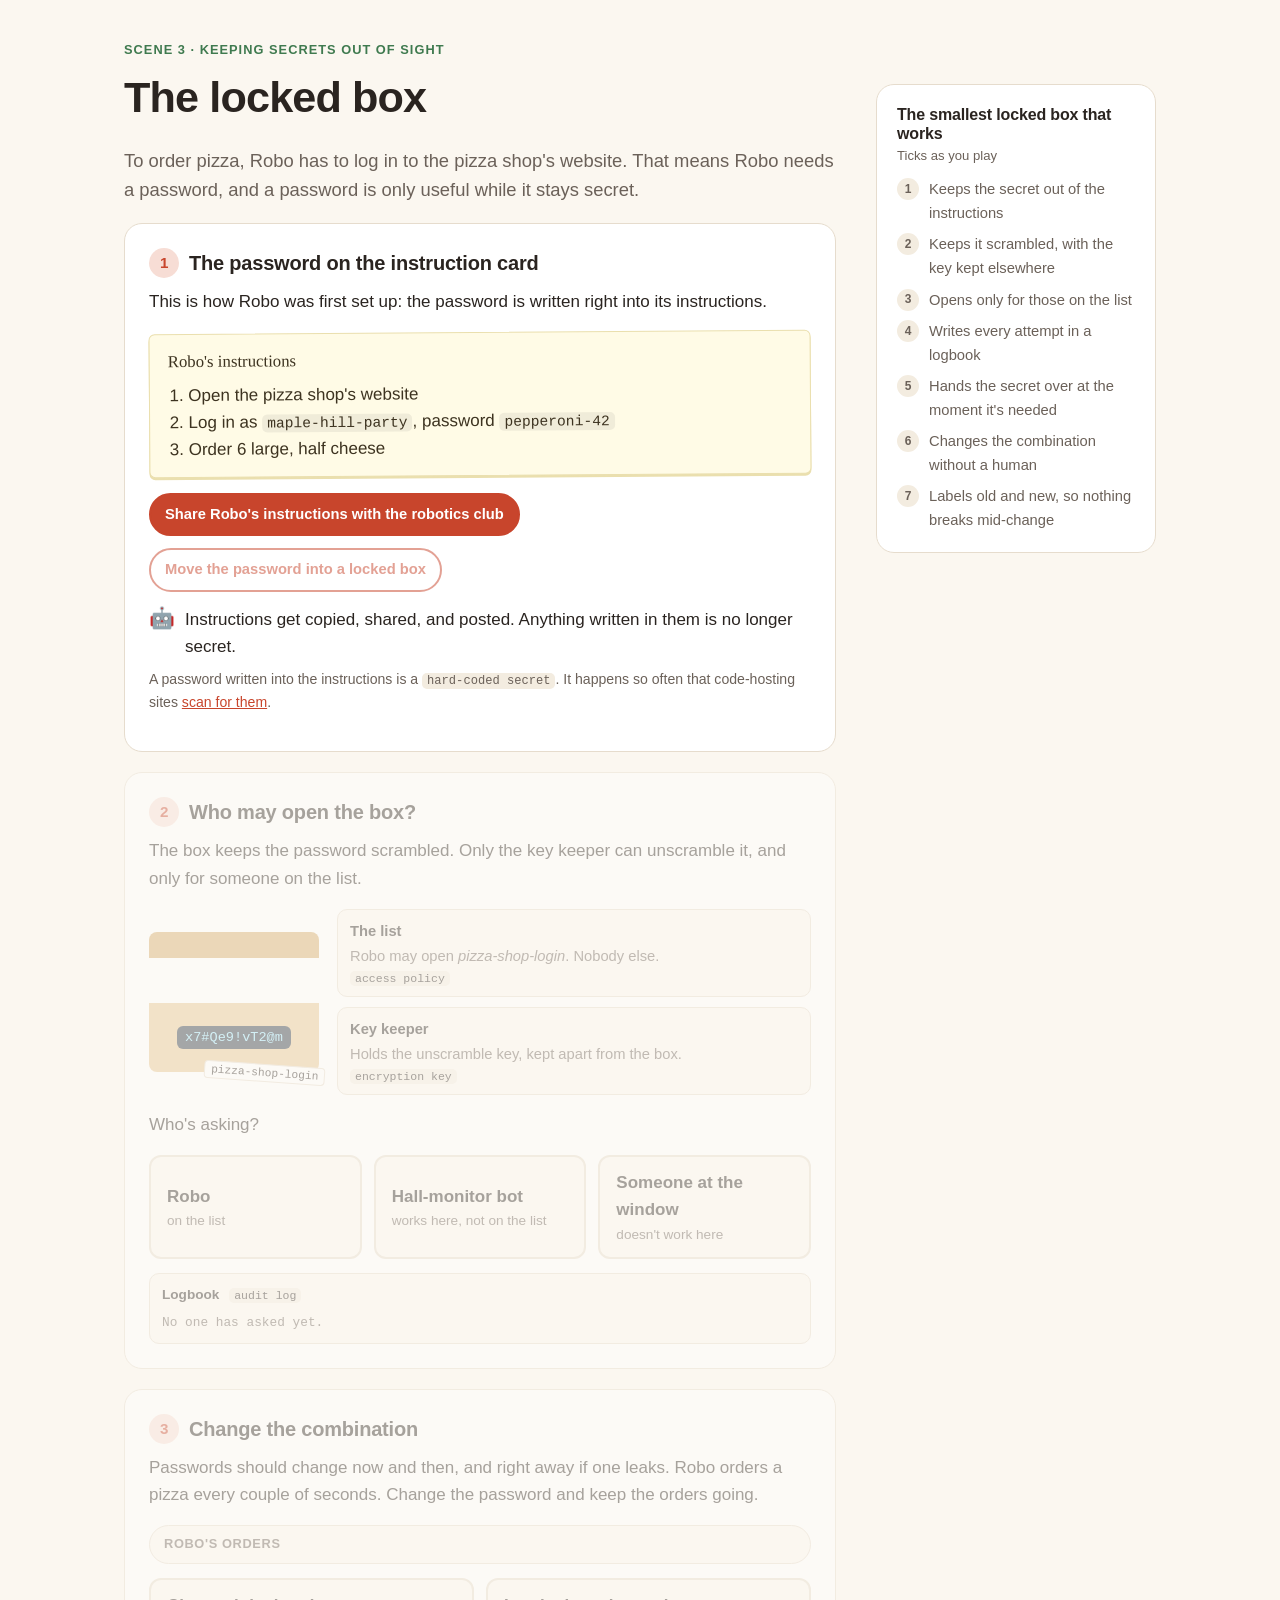
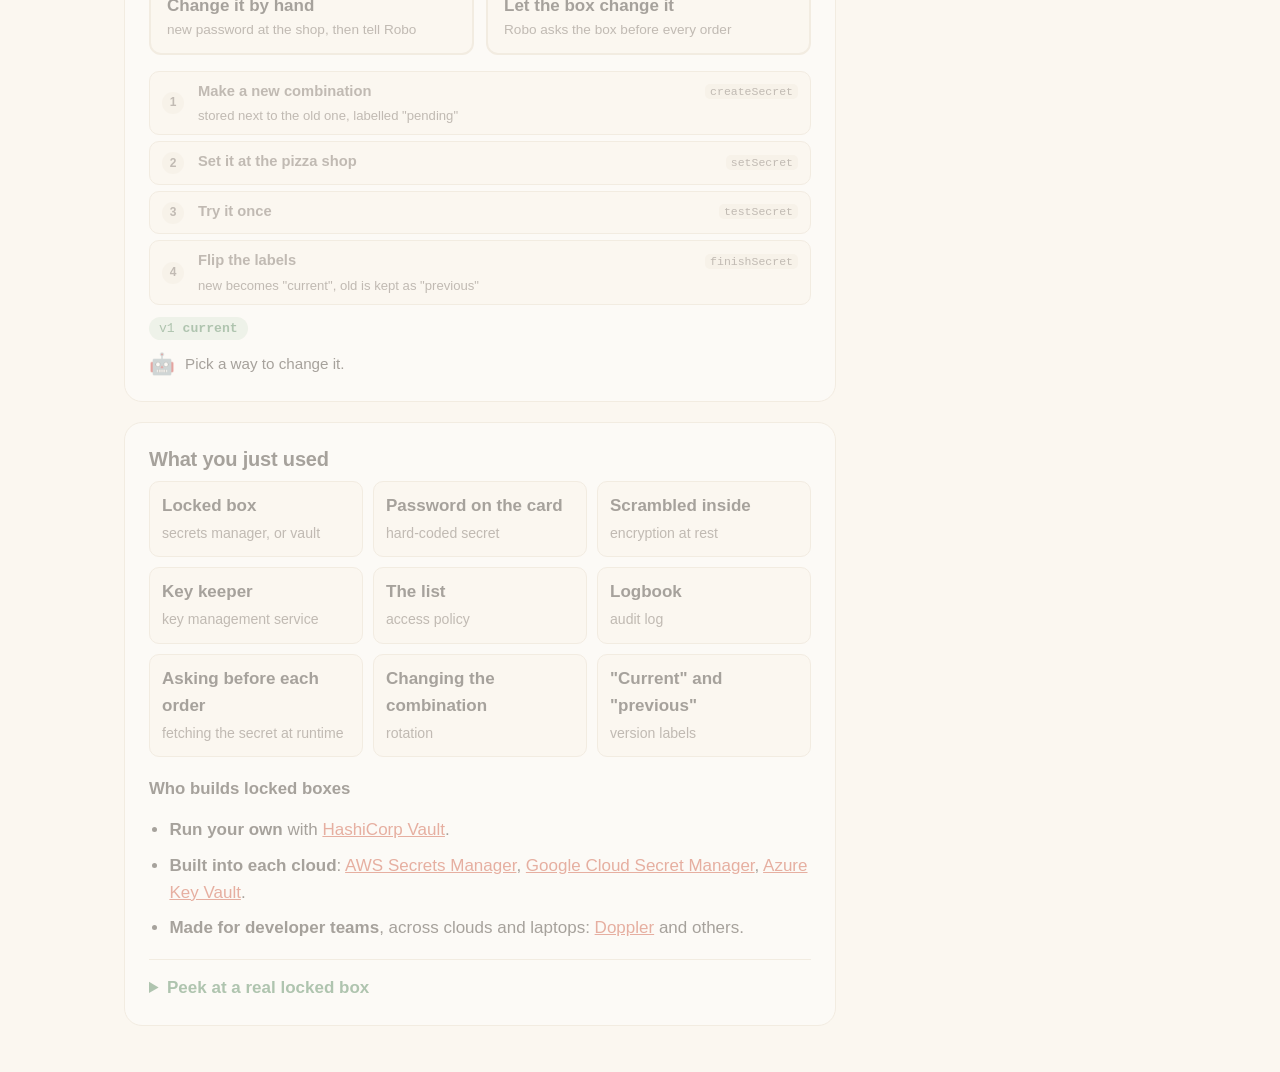
<file: site/scenes/locked-box.html>
<!doctype html>
<html lang="en">
<head>
  <meta charset="utf-8">
  <meta name="viewport" content="width=device-width, initial-scale=1">
  <title>The Locked Box · Robo Orders Pizza</title>
  <meta name="description" content="A hands-on scene about secrets: get a password out of the instructions, decide who may open the box, and change the combination without breaking anything.">
  <link rel="icon" href="../assets/favicon.svg" type="image/svg+xml">
  <link rel="stylesheet" href="../styles.css">
  <link rel="stylesheet" href="scene.css">
  <link rel="stylesheet" href="locked-box.css">
</head>
<body>
  <!-- @include header -->

  <main id="main" class="scene-layout wrap">
    <div class="scene-main">
      <header class="scene-head">
        <p class="eyebrow">Scene 3 · Keeping secrets out of sight</p>
        <h1>The locked box</h1>
        <p class="lede">To order pizza, Robo has to log in to the pizza shop's website. That means Robo needs a password, and a password is only useful while it stays secret.</p>
      </header>

      <!-- Act 1 -->
      <section class="act" id="act1" aria-labelledby="a1">
        <h2 id="a1"><span class="act-num">1</span> The password on the instruction card</h2>
        <p>This is how Robo was first set up: the password is written right into its instructions.</p>
        <div class="card-note" id="card">
          <p class="card-title">Robo's instructions</p>
          <ol>
            <li>Open the pizza shop's website</li>
            <li id="loginLine">Log in as <code>maple-hill-party</code>, password <code class="secret-inline">pepperoni-42</code></li>
            <li>Order 6 large, half cheese</li>
          </ol>
        </div>
        <div class="build-row">
          <button class="btn-small" id="share">Share Robo's instructions with the robotics club</button>
          <button class="btn-small ghost" id="move" disabled>Move the password into a locked box</button>
        </div>
        <div class="leak" id="leak" hidden>
          <p><b>14 club members</b> copied the instructions. One posted them on the club's website. A search engine found the page.</p>
          <p>Overnight: <b>9 pizza orders</b> nobody at Maple Hill placed.</p>
        </div>
        <p class="robo-says"><span class="robo-face" aria-hidden="true">🤖</span> <span id="robo1">Instructions get copied, shared, and posted. Anything written in them is no longer secret.</span></p>
        <p class="caption">A password written into the instructions is a <code>hard-coded secret</code>. It happens so often that code-hosting sites <a href="https://docs.github.com/en/code-security/secret-scanning/introduction/about-secret-scanning" rel="noopener">scan for them</a>.</p>
      </section>

      <!-- Act 2 -->
      <section class="act" id="act2" aria-labelledby="a2">
        <h2 id="a2"><span class="act-num">2</span> Who may open the box?</h2>
        <p>The box keeps the password scrambled. Only the key keeper can unscramble it, and only for someone on the list.</p>
        <div class="box-scene">
          <div class="the-box" aria-hidden="true">
            <span class="box-lid"></span>
            <span class="box-body"><span class="scrambled" id="scrambled">x7#Qe9!vT2@m</span></span>
            <span class="box-tag">pizza-shop-login</span>
          </div>
          <div class="box-side">
            <div class="rule"><b>The list</b><span>Robo may open <i>pizza-shop-login</i>. Nobody else.</span><code>access policy</code></div>
            <div class="rule"><b>Key keeper</b><span>Holds the unscramble key, kept apart from the box.</span><code>encryption key</code></div>
          </div>
        </div>
        <p>Who's asking?</p>
        <div class="choice-row">
          <button class="btn-choice" data-who="robo">Robo<small>on the list</small></button>
          <button class="btn-choice" data-who="hall">Hall-monitor bot<small>works here, not on the list</small></button>
          <button class="btn-choice" data-who="window">Someone at the window<small>doesn't work here</small></button>
        </div>
        <p class="verdict" id="askVerdict" hidden></p>
        <div class="logbook">
          <p class="logbook-title">Logbook <code>audit log</code></p>
          <ol id="log"><li class="empty">No one has asked yet.</li></ol>
        </div>
      </section>

      <!-- Act 3 -->
      <section class="act" id="act3" aria-labelledby="a3">
        <h2 id="a3"><span class="act-num">3</span> Change the combination</h2>
        <p>Passwords should change now and then, and right away if one leaks. Robo orders a pizza every couple of seconds. Change the password and keep the orders going.</p>
        <div class="orders" aria-live="polite">
          <span class="orders-label">Robo's orders</span>
          <span class="order-dots" id="dots"></span>
        </div>
        <div class="choice-row">
          <button class="btn-choice" id="byHand">Change it by hand<small>new password at the shop, then tell Robo</small></button>
          <button class="btn-choice" id="byBox">Let the box change it<small>Robo asks the box before every order</small></button>
        </div>
        <button class="btn-small ghost" id="fixRobo" hidden>Update Robo by hand</button>

        <ol class="rotate-steps" id="steps">
          <li data-s="1"><b>Make a new combination</b><span>stored next to the old one, labelled "pending"</span><code>createSecret</code></li>
          <li data-s="2"><b>Set it at the pizza shop</b><code>setSecret</code></li>
          <li data-s="3"><b>Try it once</b><code>testSecret</code></li>
          <li data-s="4"><b>Flip the labels</b><span>new becomes "current", old is kept as "previous"</span><code>finishSecret</code></li>
        </ol>
        <div class="versions" id="versions">
          <span class="ver" id="v1">v1 <i>current</i></span>
        </div>
        <p class="robo-says small"><span class="robo-face" aria-hidden="true">🤖</span> <span id="robo3">Pick a way to change it.</span></p>
      </section>

      <!-- Wrap-up -->
      <section class="act" id="wrap" aria-labelledby="aw">
        <h2 id="aw">What you just used</h2>
        <div class="glossary">
          <div><b>Locked box</b><span>secrets manager, or vault</span></div>
          <div><b>Password on the card</b><span>hard-coded secret</span></div>
          <div><b>Scrambled inside</b><span>encryption at rest</span></div>
          <div><b>Key keeper</b><span>key management service</span></div>
          <div><b>The list</b><span>access policy</span></div>
          <div><b>Logbook</b><span>audit log</span></div>
          <div><b>Asking before each order</b><span>fetching the secret at runtime</span></div>
          <div><b>Changing the combination</b><span>rotation</span></div>
          <div><b>"Current" and "previous"</b><span>version labels</span></div>
        </div>

        <h3>Who builds locked boxes</h3>
        <ul class="who">
          <li><b>Run your own</b> with <a href="https://developer.hashicorp.com/vault/docs/secrets/kv" rel="noopener">HashiCorp Vault</a>.</li>
          <li><b>Built into each cloud</b>: <a href="https://docs.aws.amazon.com/secretsmanager/latest/userguide/intro.html" rel="noopener">AWS Secrets Manager</a>, <a href="https://cloud.google.com/secret-manager/docs/overview" rel="noopener">Google Cloud Secret Manager</a>, <a href="https://learn.microsoft.com/en-us/azure/key-vault/secrets/about-secrets" rel="noopener">Azure Key Vault</a>.</li>
          <li><b>Made for developer teams</b>, across clouds and laptops: <a href="https://docs.doppler.com/docs" rel="noopener">Doppler</a> and others.</li>
        </ul>

        <details class="peek">
          <summary>Peek at a real locked box</summary>
          <p>This scene, for real, in AWS Secrets Manager: a box created, two names checked against the list by AWS's own policy evaluator, the combination changed, and everything deleted afterwards. The password was random and only its first letter is shown.</p>
<pre class="replay"><code><!-- @replay locked-box --></code></pre>
          <p class="caption">Run it yourself: <a href="https://github.com/Biubiuwang123/robo-pizza-qiaowei/blob/main/lab/locked_box.py" rel="noopener">lab/locked_box.py</a>.</p>
        </details>
      </section>
    </div>

    <aside class="mvp" id="mvpBox" aria-labelledby="mvp-title">
      <h2 id="mvp-title">The smallest locked box that works</h2>
      <p class="mvp-sub">Ticks as you play</p>
      <ol class="mvp-list" id="mvp">
        <li data-k="out">Keeps the secret out of the instructions</li>
        <li data-k="scramble">Keeps it scrambled, with the key kept elsewhere</li>
        <li data-k="list">Opens only for those on the list</li>
        <li data-k="log">Writes every attempt in a logbook</li>
        <li data-k="ask">Hands the secret over at the moment it's needed</li>
        <li data-k="rotate">Changes the combination without a human</li>
        <li data-k="labels">Labels old and new, so nothing breaks mid-change</li>
      </ol>
      <p class="mvp-done" id="mvpDone" hidden>That's the whole product. Everything else is scale and polish.</p>
    </aside>
  </main>

  <a class="mvp-pill" id="mvpPill" href="#mvpBox">Locked box: 0/7</a>

  <!-- @include scene-nav -->

  <!-- @include footer -->

  <script src="scene-kit.js"></script>
  <script src="locked-box.js"></script>
</body>
</html>
</file>
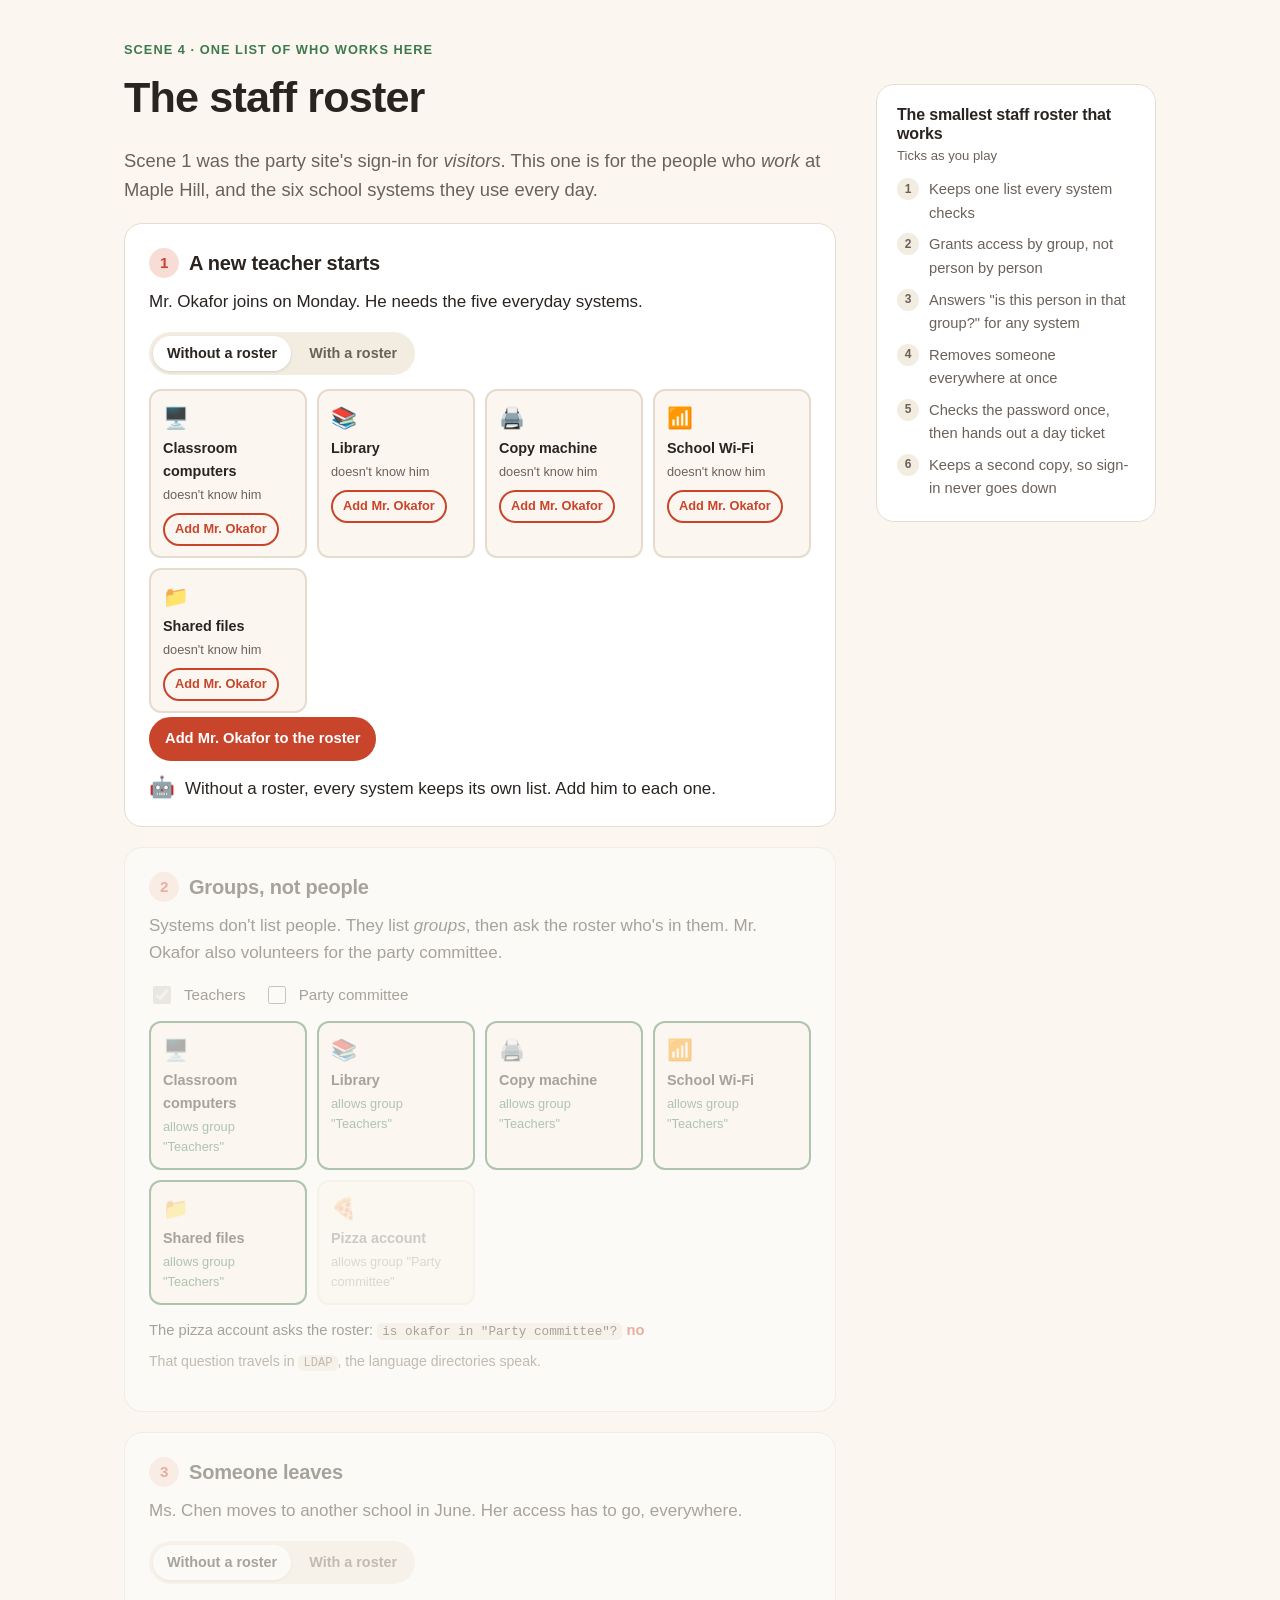
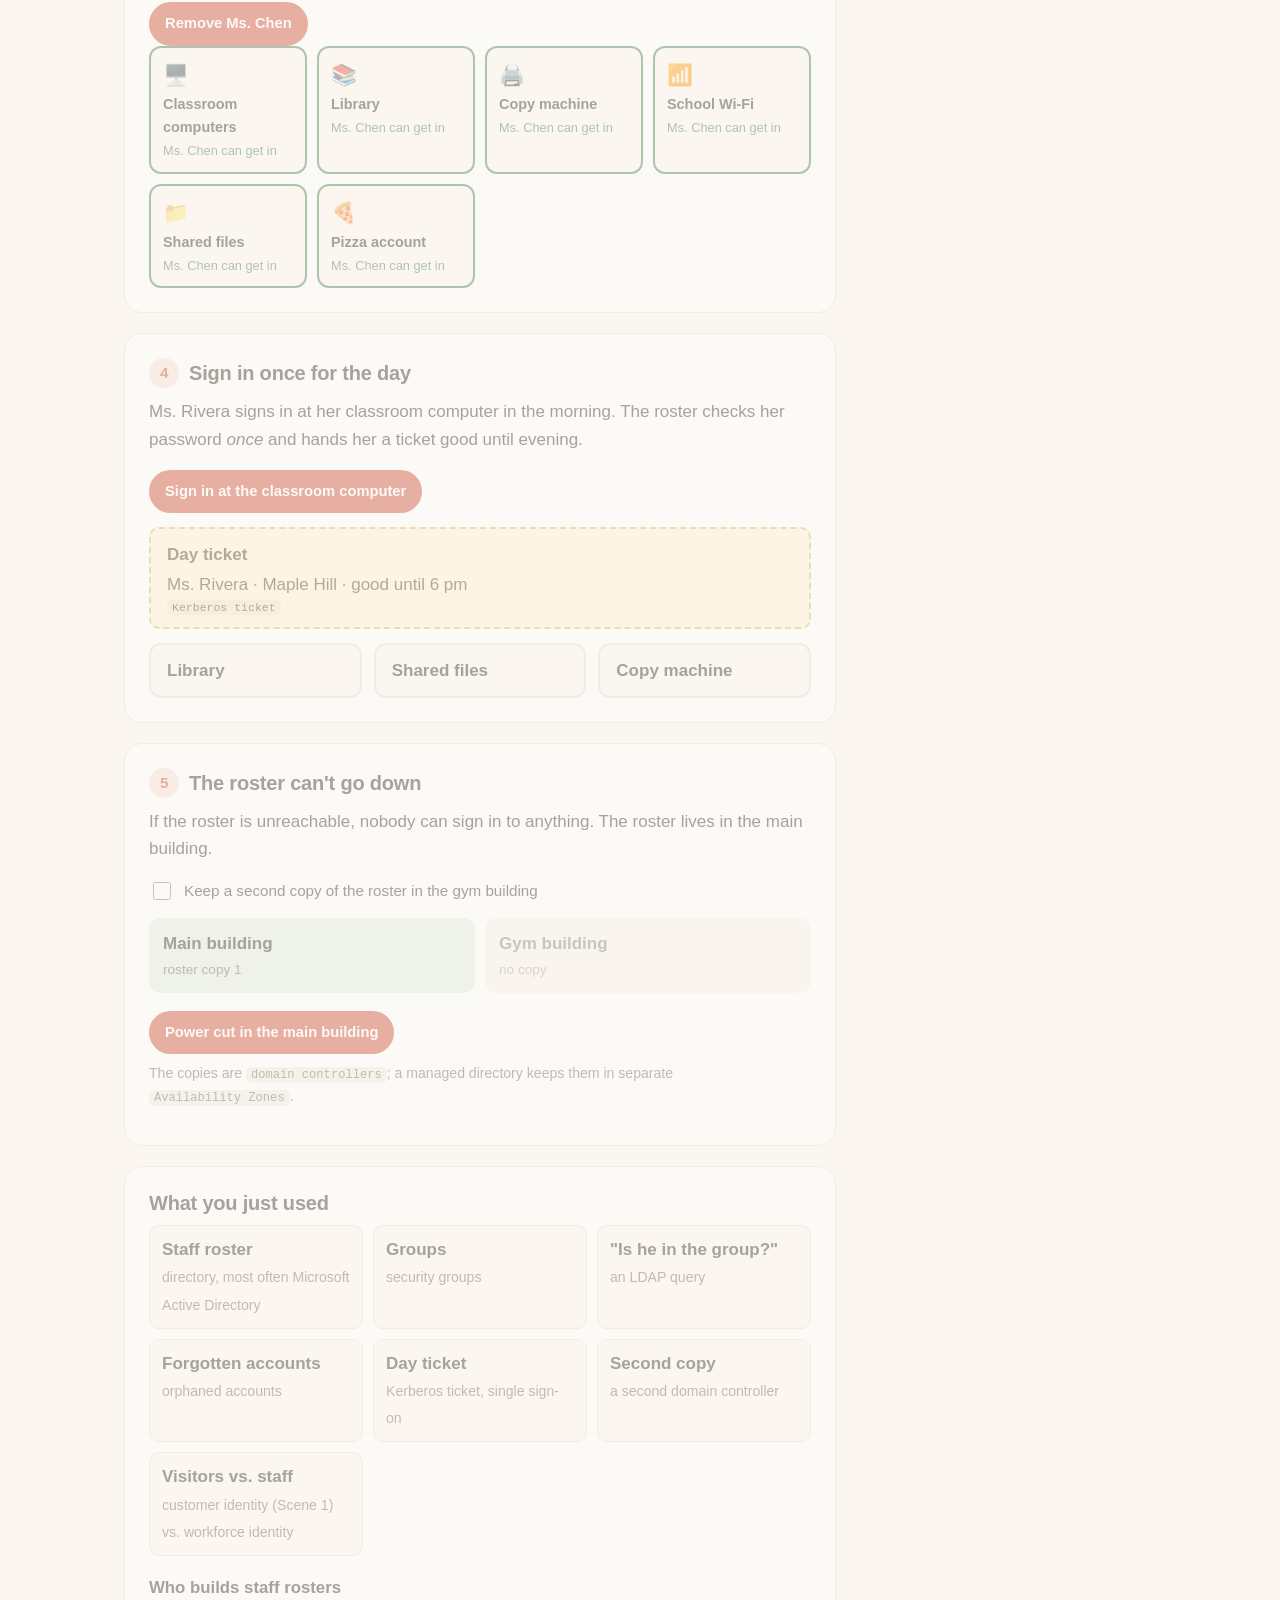
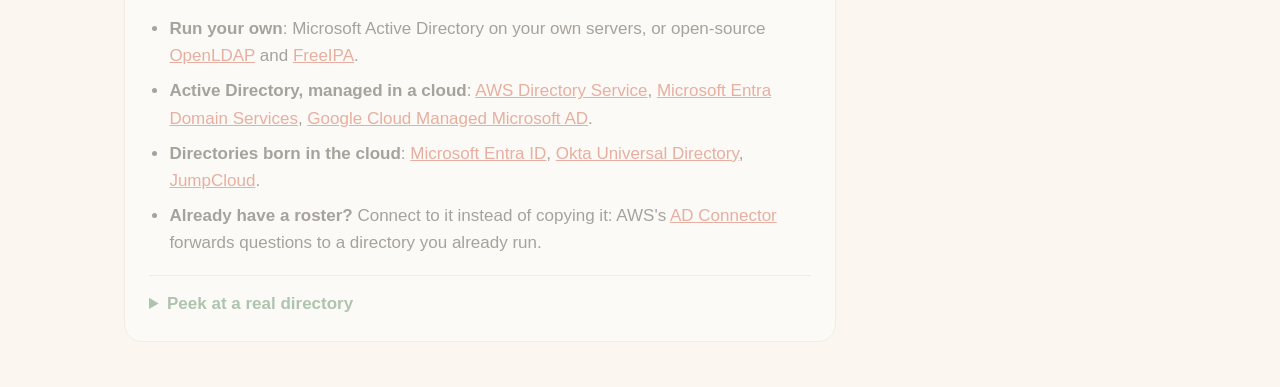
<file: site/scenes/staff-roster.html>
<!doctype html>
<html lang="en">
<head>
  <meta charset="utf-8">
  <meta name="viewport" content="width=device-width, initial-scale=1">
  <title>The Staff Roster · Robo Orders Pizza</title>
  <meta name="description" content="A hands-on scene about directories: add a teacher once, grant by group, remove someone everywhere, sign in once for the day, and survive a power cut.">
  <link rel="icon" href="../assets/favicon.svg" type="image/svg+xml">
  <link rel="stylesheet" href="../styles.css">
  <link rel="stylesheet" href="scene.css">
  <link rel="stylesheet" href="staff-roster.css">
</head>
<body>
  <!-- @include header -->

  <main id="main" class="scene-layout wrap">
    <div class="scene-main">
      <header class="scene-head">
        <p class="eyebrow">Scene 4 · One list of who works here</p>
        <h1>The staff roster</h1>
        <p class="lede">Scene 1 was the party site's sign-in for <em>visitors</em>. This one is for the people who <em>work</em> at Maple Hill, and the six school systems they use every day.</p>
      </header>

      <!-- Act 1 -->
      <section class="act" id="act1" aria-labelledby="a1">
        <h2 id="a1"><span class="act-num">1</span> A new teacher starts</h2>
        <p>Mr. Okafor joins on Monday. He needs the five everyday systems.</p>
        <div class="mode-row" role="tablist">
          <button class="mode on" id="mode1A" role="tab">Without a roster</button>
          <button class="mode" id="mode1B" role="tab">With a roster</button>
        </div>
        <div class="systems" id="sys1"></div>
        <div class="build-row" id="rosterAddRow" hidden>
          <button class="btn-small" id="rosterAdd">Add Mr. Okafor to the roster</button>
        </div>
        <p class="robo-says"><span class="robo-face" aria-hidden="true">🤖</span> <span id="robo1">Without a roster, every system keeps its own list. Add him to each one.</span></p>
      </section>

      <!-- Act 2 -->
      <section class="act" id="act2" aria-labelledby="a2">
        <h2 id="a2"><span class="act-num">2</span> Groups, not people</h2>
        <p>Systems don't list people. They list <em>groups</em>, then ask the roster who's in them. Mr. Okafor also volunteers for the party committee.</p>
        <div class="groups">
          <label class="toggle"><input type="checkbox" id="gTeachers" checked disabled> Teachers</label>
          <label class="toggle"><input type="checkbox" id="gParty"> Party committee</label>
        </div>
        <div class="systems" id="sys2"></div>
        <p class="asks" id="asks">The pizza account asks the roster: <code id="askLine">is okafor in "Party committee"?</code> <b id="askAnswer">no</b></p>
        <p class="caption">That question travels in <code>LDAP</code>, the language directories speak.</p>
      </section>

      <!-- Act 3 -->
      <section class="act" id="act3" aria-labelledby="a3">
        <h2 id="a3"><span class="act-num">3</span> Someone leaves</h2>
        <p>Ms. Chen moves to another school in June. Her access has to go, everywhere.</p>
        <div class="mode-row" role="tablist">
          <button class="mode on" id="mode3A" role="tab">Without a roster</button>
          <button class="mode" id="mode3B" role="tab">With a roster</button>
        </div>
        <div class="build-row">
          <button class="btn-small" id="chenLeaves">Remove Ms. Chen</button>
          <button class="btn-small ghost" id="september" hidden>Jump to September</button>
        </div>
        <div class="systems" id="sys3"></div>
        <p class="verdict" id="leaveVerdict" hidden></p>
      </section>

      <!-- Act 4 -->
      <section class="act" id="act4" aria-labelledby="a4">
        <h2 id="a4"><span class="act-num">4</span> Sign in once for the day</h2>
        <p>Ms. Rivera signs in at her classroom computer in the morning. The roster checks her password <em>once</em> and hands her a ticket good until evening.</p>
        <button class="btn-small" id="morning">Sign in at the classroom computer</button>
        <div class="ticket" id="ticket" hidden><b>Day ticket</b><span>Ms. Rivera · Maple Hill · good until 6 pm</span><code>Kerberos ticket</code></div>
        <div class="choice-row" id="visits" hidden>
          <button class="btn-choice" data-visit="Library">Library</button>
          <button class="btn-choice" data-visit="Shared files">Shared files</button>
          <button class="btn-choice" data-visit="Copy machine">Copy machine</button>
        </div>
        <p class="verdict" id="visitVerdict" hidden></p>
      </section>

      <!-- Act 5 -->
      <section class="act" id="act5" aria-labelledby="a5">
        <h2 id="a5"><span class="act-num">5</span> The roster can't go down</h2>
        <p>If the roster is unreachable, nobody can sign in to anything. The roster lives in the main building.</p>
        <label class="toggle"><input type="checkbox" id="secondCopy"> Keep a second copy of the roster in the gym building</label>
        <div class="buildings">
          <div class="building" id="bMain"><b>Main building</b><span>roster copy 1</span></div>
          <div class="building off" id="bGym"><b>Gym building</b><span>no copy</span></div>
        </div>
        <button class="btn-small" id="powerCut">Power cut in the main building</button>
        <p class="verdict" id="powerVerdict" hidden></p>
        <p class="caption">The copies are <code>domain controllers</code>; a managed directory keeps them in separate <code>Availability Zones</code>.</p>
      </section>

      <!-- Wrap-up -->
      <section class="act" id="wrap" aria-labelledby="aw">
        <h2 id="aw">What you just used</h2>
        <div class="glossary">
          <div><b>Staff roster</b><span>directory, most often Microsoft Active Directory</span></div>
          <div><b>Groups</b><span>security groups</span></div>
          <div><b>"Is he in the group?"</b><span>an LDAP query</span></div>
          <div><b>Forgotten accounts</b><span>orphaned accounts</span></div>
          <div><b>Day ticket</b><span>Kerberos ticket, single sign-on</span></div>
          <div><b>Second copy</b><span>a second domain controller</span></div>
          <div><b>Visitors vs. staff</b><span>customer identity (Scene 1) vs. workforce identity</span></div>
        </div>

        <h3>Who builds staff rosters</h3>
        <ul class="who">
          <li><b>Run your own</b>: Microsoft Active Directory on your own servers, or open-source <a href="https://www.openldap.org/" rel="noopener">OpenLDAP</a> and <a href="https://www.freeipa.org/" rel="noopener">FreeIPA</a>.</li>
          <li><b>Active Directory, managed in a cloud</b>: <a href="https://docs.aws.amazon.com/directoryservice/latest/admin-guide/what_is.html" rel="noopener">AWS Directory Service</a>, <a href="https://learn.microsoft.com/en-us/entra/identity/domain-services/overview" rel="noopener">Microsoft Entra Domain Services</a>, <a href="https://cloud.google.com/managed-microsoft-ad/docs/overview" rel="noopener">Google Cloud Managed Microsoft AD</a>.</li>
          <li><b>Directories born in the cloud</b>: <a href="https://learn.microsoft.com/en-us/entra/fundamentals/whatis" rel="noopener">Microsoft Entra ID</a>, <a href="https://www.okta.com/products/universal-directory/" rel="noopener">Okta Universal Directory</a>, <a href="https://jumpcloud.com/" rel="noopener">JumpCloud</a>.</li>
          <li><b>Already have a roster?</b> Connect to it instead of copying it: AWS's <a href="https://docs.aws.amazon.com/directoryservice/latest/admin-guide/directory_ad_connector.html" rel="noopener">AD Connector</a> forwards questions to a directory you already run.</li>
        </ul>

        <details class="peek">
          <summary>Peek at a real directory</summary>
          <p>Real LDAP, the same questions a school system would ask, sent to Forum Systems' public read-only <a href="https://www.forumsys.com/2022/05/10/online-ldap-test-server/" rel="noopener">test directory</a> (its sample people are famous mathematicians and scientists). Anonymous searches only; nothing is changed.</p>
<pre class="replay"><code><!-- @replay staff-roster --></code></pre>
          <p class="caption">Run it yourself: <a href="https://github.com/Biubiuwang123/robo-pizza-qiaowei/blob/main/lab/staff_roster.py" rel="noopener">lab/staff_roster.py</a>. A managed Active Directory answers the same questions, inside your private network.</p>
        </details>
      </section>
    </div>

    <aside class="mvp" id="mvpBox" aria-labelledby="mvp-title">
      <h2 id="mvp-title">The smallest staff roster that works</h2>
      <p class="mvp-sub">Ticks as you play</p>
      <ol class="mvp-list" id="mvp">
        <li data-k="one">Keeps one list every system checks</li>
        <li data-k="groups">Grants access by group, not person by person</li>
        <li data-k="lookup">Answers "is this person in that group?" for any system</li>
        <li data-k="remove">Removes someone everywhere at once</li>
        <li data-k="ticket">Checks the password once, then hands out a day ticket</li>
        <li data-k="copies">Keeps a second copy, so sign-in never goes down</li>
      </ol>
      <p class="mvp-done" id="mvpDone" hidden>That's the whole product. Everything else is scale and polish.</p>
    </aside>
  </main>

  <a class="mvp-pill" id="mvpPill" href="#mvpBox">Staff roster: 0/6</a>

  <!-- @include scene-nav -->

  <!-- @include footer -->

  <script src="scene-kit.js"></script>
  <script src="staff-roster.js"></script>
</body>
</html>
</file>
<file: site/styles.css>
/* Robo Orders Pizza: one stylesheet, system fonts only (no third-party requests). */

:root {
  --bg: #fbf7f0;
  --surface: #ffffff;
  --surface-2: #f3ece0;
  --text: #2a2420;
  --muted: #6b6159;
  --border: #e6dccd;
  --accent: #c8452c;        /* tomato */
  --accent-ink: #ffffff;
  --accent-soft: #f7ddd5;
  --green: #3f7a4f;         /* basil */
  --green-soft: #dcebdf;
  --robo: #8fa3b8;
  --robo-dark: #5d7187;
  --screen: #24303d;
  --eye: #9be7ff;
  --box: #e7c48f;
  --box-lid: #d4a965;
  --radius: 14px;
  --wrap: 1080px;
  color-scheme: light;
}

@media (prefers-color-scheme: dark) {
  :root:not([data-theme="light"]) {
    --bg: #1b1815;
    --surface: #24201c;
    --surface-2: #2d2823;
    --text: #f1ebe3;
    --muted: #b3a89c;
    --border: #3a332c;
    --accent: #ff7a5c;
    --accent-ink: #1b1815;
    --accent-soft: #4a2a22;
    --green: #7fc493;
    --green-soft: #22382a;
    --robo: #7d90a5;
    --robo-dark: #a9bbcd;
    --screen: #0f151c;
    --box: #c9a370;
    --box-lid: #a98450;
    color-scheme: dark;
  }
}
:root[data-theme="dark"] {
  --bg: #1b1815; --surface: #24201c; --surface-2: #2d2823; --text: #f1ebe3;
  --muted: #b3a89c; --border: #3a332c; --accent: #ff7a5c; --accent-ink: #1b1815;
  --accent-soft: #4a2a22; --green: #7fc493; --green-soft: #22382a; --robo: #7d90a5;
  --robo-dark: #a9bbcd; --screen: #0f151c; --box: #c9a370; --box-lid: #a98450;
  color-scheme: dark;
}

* { box-sizing: border-box; }
html { scroll-behavior: smooth; }
body {
  margin: 0;
  background: var(--bg);
  color: var(--text);
  font: 17px/1.6 ui-sans-serif, -apple-system, BlinkMacSystemFont, "Segoe UI", Roboto, "Helvetica Neue", Arial, sans-serif;
  -webkit-font-smoothing: antialiased;
}
h1, h2, h3 { line-height: 1.2; margin: 0 0 .5em; }
h1 { font-size: clamp(2rem, 4.6vw, 3.1rem); letter-spacing: -0.02em; }
h2 { font-size: clamp(1.4rem, 2.6vw, 1.9rem); letter-spacing: -0.01em; }
h3 { font-size: 1.1rem; }
p { margin: 0 0 1em; }
a { color: var(--accent); }
img { display: block; }

.wrap { max-width: var(--wrap); margin: 0 auto; padding: 0 24px; }
.narrow { max-width: 720px; }
@media (max-width: 600px) { .wrap { padding: 0 16px; } }

.skip { position: absolute; left: -999px; top: 8px; background: var(--surface); padding: 8px 12px; border-radius: 8px; }
.skip:focus { left: 8px; z-index: 10; }

/* Header */
.site-header { position: sticky; top: 0; z-index: 5; background: color-mix(in srgb, var(--bg) 88%, transparent); backdrop-filter: blur(8px); border-bottom: 1px solid var(--border); }
.header-row { display: flex; align-items: center; justify-content: space-between; height: 60px; gap: 16px; }
.brand { display: flex; align-items: center; gap: 10px; color: var(--text); text-decoration: none; font-weight: 700; }
nav { display: flex; gap: 20px; }
nav a { color: var(--muted); text-decoration: none; font-size: .95rem; }
nav a:hover { color: var(--text); }
.brand span { white-space: nowrap; }
@media (max-width: 480px) { nav { gap: 12px; } nav a { font-size: .85rem; } .brand { gap: 8px; } .brand span { font-size: .9rem; } }

/* Hero */
.hero { padding: 64px 0 40px; }
.hero-grid { display: grid; grid-template-columns: 1.2fr .8fr; gap: 40px; align-items: center; }
@media (max-width: 820px) { .hero-grid { grid-template-columns: 1fr; } .hero-art { max-width: 220px; margin: 0 auto; order: -1; }
  .hero { padding-top: 32px; } }
.eyebrow { color: var(--green); font-weight: 700; text-transform: uppercase; letter-spacing: .08em; font-size: .8rem; margin-bottom: 12px; }
.lede { font-size: 1.15rem; color: var(--muted); max-width: 40em; }
.cta-row { display: flex; flex-wrap: wrap; gap: 12px; margin-top: 24px; }
.btn { display: inline-block; padding: 12px 20px; border-radius: 999px; font-weight: 600; text-decoration: none; border: 2px solid var(--accent); }
.btn-primary { background: var(--accent); color: var(--accent-ink); }
.btn-ghost { color: var(--accent); }
.btn:focus-visible, a:focus-visible { outline: 3px solid var(--green); outline-offset: 3px; }
.hero-art { margin: 0; }
.hero-art svg { width: 100%; height: auto; }

/* Illustration parts */
.shadow { fill: var(--border); }
.stroke { stroke: var(--robo-dark); stroke-width: 5; stroke-linecap: round; }
.body { fill: var(--robo); }
.limb { fill: var(--robo-dark); }
.screen { fill: var(--screen); }
.eye { fill: var(--eye); }
.smile { fill: none; stroke: var(--eye); stroke-width: 3; stroke-linecap: round; }
.accent { fill: var(--accent); }
.badge { fill: var(--surface); stroke: var(--green); stroke-width: 2; }
.badge-line { stroke: var(--green); stroke-width: 2; stroke-linecap: round; }
.box { fill: var(--box); }
.box-lid { fill: var(--box-lid); }
.topping { fill: var(--box); }

/* Sections */
section { padding: 40px 0; }
.section-title { margin-bottom: 20px; }

.idea-grid, .card-grid { list-style: none; padding: 0; margin: 0; display: grid; gap: 16px; grid-template-columns: repeat(4, 1fr); }
@media (max-width: 900px) { .idea-grid, .card-grid { grid-template-columns: repeat(2, 1fr); } }
@media (max-width: 520px) { .idea-grid, .card-grid { grid-template-columns: 1fr; } }
.idea-grid li, .card-grid li { background: var(--surface); border: 1px solid var(--border); border-radius: var(--radius); padding: 20px; }
.idea-grid strong { display: block; font-size: 1.1rem; margin: 8px 0 4px; }
.idea-grid p, .card-grid p { color: var(--muted); margin: 0; font-size: .95rem; }
.idea-tag { display: inline-block; font-size: .75rem; font-weight: 700; text-transform: uppercase; letter-spacing: .06em; color: var(--green); background: var(--green-soft); padding: 3px 10px; border-radius: 999px; }

.story p { font-size: 1.08rem; }

.chapter-list { list-style: none; padding: 0; margin: 0; display: grid; gap: 12px; }
.chapter { display: grid; grid-template-columns: 52px 1fr auto; gap: 18px; align-items: start; background: var(--surface); border: 1px solid var(--border); border-radius: var(--radius); padding: 20px; }
.chapter h3 { margin-bottom: 2px; }
.chapter p { margin: 0 0 4px; color: var(--muted); font-size: .97rem; }
.chapter .service { color: var(--accent); font-weight: 600; font-size: .9rem; margin-bottom: 6px; }
.chapter .see { color: var(--green); font-size: .88rem; margin-top: 6px; }
.num { width: 44px; height: 44px; border-radius: 50%; display: grid; place-items: center; background: var(--accent-soft); color: var(--accent); font-weight: 800; font-size: 1.1rem; }
.status { font-size: .78rem; color: var(--muted); background: var(--surface-2); border-radius: 999px; padding: 4px 10px; white-space: nowrap; }
@media (max-width: 600px) {
  .chapter { grid-template-columns: 40px 1fr; }
  .num { width: 36px; height: 36px; font-size: 1rem; }
  .status { grid-column: 2; justify-self: start; }
}

.card-grid h3 { color: var(--text); }

.about { padding-bottom: 64px; }
.about p { color: var(--muted); }

.site-footer { border-top: 1px solid var(--border); padding: 24px 0; color: var(--muted); font-size: .9rem; }
.site-footer p { margin: 0; }


/* ---------- Shared bits used by scenes ---------- */
code { font: .86em ui-monospace, SFMono-Regular, Menlo, monospace; background: var(--surface-2); padding: 1px 5px; border-radius: 5px; white-space: nowrap; }
.caption { color: var(--muted); font-size: .88rem; margin-top: 8px; }

/* Terminal replays (filled in at build time from replays/*.txt) */
.replay { background: #1f1b18; color: #f1ebe3; border-radius: 12px; padding: 14px 16px; overflow-x: auto; font: .82rem/1.55 ui-monospace, SFMono-Regular, Menlo, monospace; margin: 0; }
.replay code { background: none; padding: 0; font: inherit; color: inherit; white-space: pre; }
.replay .prompt { color: #7fc493; user-select: none; }
.replay .comment { color: #b3a89c; }

/* Chapter list: a chapter that is live */
.chapter h3 a { color: inherit; text-decoration: none; }
.chapter h3 a:hover { color: var(--accent); }
.status.live { background: var(--green-soft); color: var(--green); font-weight: 600; text-decoration: none; }
.card-grid.three { grid-template-columns: repeat(3, 1fr); }
@media (max-width: 900px) { .card-grid.three { grid-template-columns: 1fr; } }
.chapter .aws-name { font-size: .82rem; color: var(--muted); margin-top: 6px; }

/* Landing page: one plain line per scene */
.chapter .plain { color: var(--text); font-size: 1rem; margin-bottom: 8px; }
</file>
<file: site/scenes/scene.css>
/* Shared by every scene: layout, acts, buttons, verdicts, the checklist, wrap-up.
   Scene-specific styles live in <scene>.css next to the scene. Colors come from ../styles.css. */

.scene-layout { display: grid; grid-template-columns: minmax(0, 1fr) 280px; gap: 40px; align-items: start; padding-top: 40px; padding-bottom: 24px; }
@media (max-width: 900px) { .scene-layout { grid-template-columns: minmax(0, 1fr); padding-top: 24px; } .mvp { position: static; } }
.mvp-pill { display: none; }
@media (max-width: 900px) {
  .mvp-pill { display: block; position: fixed; right: 12px; bottom: 12px; z-index: 6; background: var(--text); color: var(--bg); font-size: .82rem; font-weight: 600; padding: 8px 14px; border-radius: 999px; text-decoration: none; box-shadow: 0 4px 14px rgba(0,0,0,.2); }
  .mvp-pill.pop { animation: popin .5s ease-out; }
}
.scene-head h1 { font-size: clamp(1.9rem, 4.4vw, 2.7rem); }

.act { min-width: 0; background: var(--surface); border: 1px solid var(--border); border-radius: 18px; padding: 24px; margin-bottom: 20px; transition: opacity .3s; }
.act h2 { font-size: 1.25rem; display: flex; align-items: center; gap: 10px; }
.act h3 { font-size: 1.05rem; margin-top: 22px; }
.act.locked { opacity: .4; pointer-events: none; user-select: none; }
.act-num { width: 30px; height: 30px; border-radius: 50%; display: inline-grid; place-items: center; background: var(--accent-soft); color: var(--accent); font-size: .95rem; font-weight: 800; flex: none; }

.robo-says { display: flex; gap: 10px; align-items: flex-start; margin: 14px 0 0; font-weight: 500; }
.robo-says.small { font-size: .95rem; margin: 0; }
.robo-face { font-size: 1.3rem; line-height: 1.2; }

@keyframes rise { from { transform: translateY(6px); opacity: 0; } to { transform: none; opacity: 1; } }
.verdict { margin: 12px 0 0; font-weight: 600; }
.verdict.bad { color: var(--accent); }

.choice-row { display: flex; flex-wrap: wrap; gap: 12px; }
.btn-choice { flex: 1 1 180px; text-align: left; padding: 12px 16px; border-radius: 12px; border: 2px solid var(--border); background: var(--bg); color: var(--text); font: inherit; font-weight: 700; cursor: pointer; }
.btn-choice small { display: block; font-weight: 400; color: var(--muted); font-size: .85rem; }
.btn-choice:hover, .btn-choice.selected { border-color: var(--accent); }
.btn-small { margin-top: 12px; padding: 8px 14px; border-radius: 999px; border: 2px solid var(--accent); background: var(--accent); color: var(--accent-ink); font: inherit; font-weight: 600; font-size: .92rem; cursor: pointer; }
.btn-small.ghost { background: transparent; color: var(--accent); }
.btn-small:disabled { opacity: .5; cursor: default; }
.btn-small:focus-visible, .btn-choice:focus-visible, .lock:focus-visible { outline: 3px solid var(--green); outline-offset: 2px; }

/* Act 4: time */
.controls { display: grid; gap: 8px; margin: 12px 0 18px; }
.toggle { display: flex; gap: 10px; align-items: center; font-size: .95rem; cursor: pointer; }
.toggle input { width: 18px; height: 18px; accent-color: var(--green); }
.slider-label { font-size: .9rem; color: var(--muted); }
/* Wrap-up */
.glossary { display: grid; grid-template-columns: repeat(auto-fill, minmax(190px, 1fr)); gap: 10px; }
.glossary div { background: var(--bg); border: 1px solid var(--border); border-radius: 10px; padding: 10px 12px; }
.glossary b { display: block; }
.glossary span { color: var(--muted); font-size: .88rem; }
.who { padding-left: 1.2em; }
.who li { margin-bottom: 8px; }
.peek { margin-top: 18px; border-top: 1px solid var(--border); padding-top: 14px; }
.peek summary { cursor: pointer; font-weight: 600; color: var(--green); }
.peek .replay { margin-top: 10px; }

/* MVP checklist */
.mvp { position: sticky; top: 84px; background: var(--surface); border: 1px solid var(--border); border-radius: 18px; padding: 20px; }
.mvp h2 { font-size: 1rem; margin-bottom: 2px; }
.mvp-sub { color: var(--muted); font-size: .82rem; margin-bottom: 12px; }
.mvp-list { list-style: none; padding: 0; margin: 0; display: grid; gap: 8px; counter-reset: mvp; }
.mvp-list li { counter-increment: mvp; display: grid; grid-template-columns: 24px 1fr; gap: 8px; font-size: .92rem; color: var(--muted); }
.mvp-list li::before { content: counter(mvp); width: 22px; height: 22px; border-radius: 50%; display: grid; place-items: center; font-size: .75rem; font-weight: 700; background: var(--surface-2); color: var(--muted); }
.mvp-list li.done { color: var(--text); }
.mvp-list li.done::before { content: "✓"; background: var(--green); color: #fff; }
.mvp-list li.pop::before { animation: popin .5s ease-out; }
@keyframes popin { 0% { transform: scale(.4); } 70% { transform: scale(1.25); } 100% { transform: scale(1); } }
.mvp-done { margin: 14px 0 0; font-size: .9rem; font-weight: 600; color: var(--green); }

.scene-nav { padding-bottom: 40px; font-size: .95rem; }
.build-row { display: flex; flex-wrap: wrap; gap: 8px; }
.build-row .btn-small { margin-top: 4px; }
.verdict.good { color: var(--green); }
.mvp-list li.mvp-group { display: block; counter-increment: none; font-size: .72rem; font-weight: 700; text-transform: uppercase; letter-spacing: .06em; color: var(--muted); margin-top: 8px; }
.mvp-list li.mvp-group::before { content: none; }
.mvp { max-height: calc(100vh - 100px); overflow-y: auto; }
@media (max-width: 900px) { .mvp { max-height: none; } }
.part-break, .act, .mvp { scroll-margin-top: 76px; }
@keyframes popin { 0% { transform: scale(.4); } 70% { transform: scale(1.25); } 100% { transform: scale(1); } }
</file>
<file: site/scenes/badges.css>
/* Scene 2: Is that badge real? Loaded after scene.css. */

/* Mock browser */
.browser { border: 1px solid var(--border); border-radius: 12px; overflow: hidden; background: var(--bg); }
.browser-bar { display: flex; align-items: center; gap: 10px; padding: 8px 12px; background: var(--surface-2); border-bottom: 1px solid var(--border); }
.dots { display: flex; gap: 5px; }
.dots i { width: 9px; height: 9px; border-radius: 50%; background: var(--border); }
.lock { width: 30px; height: 26px; border-radius: 8px; border: 2px solid var(--accent); background: var(--surface); cursor: pointer; display: grid; place-items: center; animation: pulse 1.6s ease-in-out infinite; }
.lock svg { width: 15px; height: 15px; fill: var(--green); stroke: var(--green); }
.lock.active { animation: none; border-color: var(--green); }
@keyframes pulse { 0%,100% { box-shadow: 0 0 0 0 var(--accent-soft); } 50% { box-shadow: 0 0 0 6px var(--accent-soft); } }
@media (prefers-reduced-motion: reduce) { .lock { animation: none; } }
.url { font: .88rem ui-monospace, SFMono-Regular, Menlo, monospace; color: var(--muted); overflow: hidden; text-overflow: ellipsis; white-space: nowrap; }
.url b { color: var(--text); font-weight: 600; }
.browser-body { padding: 22px; }
.fake-site-title { font-weight: 700; font-size: 1.1rem; margin-bottom: 12px; }
.fake-form { display: grid; gap: 8px; max-width: 260px; }
.fake-form span { font-size: .85rem; color: var(--muted); }
.fake-form i { display: block; height: 30px; border: 1px solid var(--border); border-radius: 8px; background: var(--surface); }

/* Badge cards */
.badge-card { margin-top: 16px; border: 2px solid var(--green); border-radius: 14px; padding: 14px 16px; background: var(--surface); animation: rise .35s ease-out; }
.badge-card.bad { border-color: var(--accent); }
.badge-head { font-size: .78rem; font-weight: 700; text-transform: uppercase; letter-spacing: .06em; color: var(--muted); margin-bottom: 8px; }
.url-inline { font-family: ui-monospace, SFMono-Regular, Menlo, monospace; text-transform: none; letter-spacing: 0; }
.checks-list { list-style: none; padding: 0; margin: 0; display: grid; gap: 10px; }
.checks-list li { display: grid; grid-template-columns: 26px 1fr; gap: 8px; align-items: start; }
.checks-list b { margin-right: 6px; }
.checks-list small { display: block; color: var(--muted); font-size: .82rem; }
.mark { width: 24px; height: 24px; border-radius: 50%; display: grid; place-items: center; font-weight: 800; font-size: .9rem; }
.ok .mark { background: var(--green-soft); color: var(--green); }
.bad .mark { background: var(--accent-soft); color: var(--accent); }
/* Act 3: door */
.door-scene { display: grid; grid-template-columns: 200px 1fr; gap: 20px; align-items: center; margin-top: 8px; }
@media (max-width: 560px) { .door-scene { grid-template-columns: 1fr; } }
.door { position: relative; height: 200px; border-radius: 90px 90px 8px 8px; background: var(--box); border: 3px solid var(--box-lid); display: flex; flex-direction: column; justify-content: flex-end; align-items: center; padding: 14px; }
.door-label { font-size: .72rem; color: #5a4320; text-align: center; font-weight: 600; }
.note { position: absolute; top: 60px; background: #fff7c2; color: #5a4320; font-size: .78rem; padding: 6px 8px; border-radius: 4px; box-shadow: 0 2px 6px rgba(0,0,0,.15); transform: rotate(-3deg); animation: rise .35s ease-out; }
.note code { background: none; padding: 0; }
.office-says { font-style: italic; margin-bottom: 4px; }
.office-says .yes { font-style: normal; font-weight: 700; color: var(--green); }
.office-says .no { font-style: normal; font-weight: 700; color: var(--accent); }
.office .btn-small { margin-right: 8px; }

input[type="range"] { width: 100%; accent-color: var(--accent); margin: 6px 0 10px; }
.timeline { position: relative; height: 16px; border-radius: 8px; background: var(--surface-2); overflow: hidden; }
.seg { position: absolute; top: 0; bottom: 0; }
.seg.valid { background: var(--green-soft); }
.seg.down { background: var(--accent); opacity: .55; }
.renew-mark { position: absolute; top: 0; bottom: 0; width: 3px; background: var(--green); }
.cursor { position: absolute; top: -2px; bottom: -2px; width: 2px; background: var(--text); }
.tl-legend { display: flex; gap: 16px; flex-wrap: wrap; font-size: .8rem; color: var(--muted); margin: 8px 0 16px; }
.lg { display: inline-block; width: 12px; height: 10px; border-radius: 3px; margin-right: 5px; vertical-align: -1px; }
.lg.valid { background: var(--green-soft); }
.lg.renew { background: var(--green); width: 3px; }
.lg.down { background: var(--accent); opacity: .55; }
.status-row { display: grid; grid-template-columns: auto 1fr; gap: 16px; align-items: center; }
@media (max-width: 560px) { .status-row { grid-template-columns: 1fr; } }
.mini-browser { display: flex; gap: 8px; align-items: center; padding: 8px 14px; border-radius: 999px; background: var(--green-soft); font: .85rem ui-monospace, SFMono-Regular, Menlo, monospace; transition: background .2s; }
.mini-browser.down { background: var(--accent-soft); color: var(--accent); font-weight: 600; }
.stats { margin: 12px 0 0; font-size: .9rem; color: var(--muted); }

.checks-list li > span:last-child { min-width: 0; overflow-wrap: anywhere; }
/* Part two */
.part-break { margin: 36px 0 18px; }
.part-break h2 { font-size: 1.6rem; }
.chain { list-style: none; padding: 0; margin: 16px 0 0; display: grid; gap: 0; }
.chain li { position: relative; display: grid; gap: 2px; background: var(--bg); border: 2px solid var(--green); border-radius: 12px; padding: 12px 14px; margin-left: 0; animation: rise .35s ease-out; }
.chain li + li { margin-top: 22px; margin-left: 22px; }
.chain li + li::before { content: "stamps ↓"; position: absolute; top: -20px; left: 8px; font-size: .72rem; color: var(--muted); }
.chain li span { color: var(--muted); font-size: .9rem; }
.chain li code { justify-self: start; font-size: .75rem; }
.handshake { margin-top: 14px; display: grid; gap: 8px; }
.hs-row { display: grid; grid-template-columns: 150px 1fr; gap: 10px; align-items: center; background: var(--bg); border: 1px solid var(--border); border-radius: 10px; padding: 10px 12px; font-size: .92rem; }
@media (max-width: 560px) { .hs-row { grid-template-columns: 1fr; } }
.hs-row.ok { border-color: var(--green); }
.hs-row.bad { border-color: var(--accent); }
.hs-who { font-size: .78rem; font-weight: 700; text-transform: uppercase; letter-spacing: .05em; color: var(--muted); }
.risk { margin: 6px 0 12px; }
.cancelled { margin-top: 14px; display: grid; gap: 2px; background: var(--accent-soft); border-radius: 10px; padding: 10px 12px; font-size: .9rem; animation: rise .35s ease-out; }
.cancelled span { font-family: ui-monospace, SFMono-Regular, Menlo, monospace; font-size: .82rem; }
.jump { margin: 4px 0 0; font-size: .95rem; }
.jump a { color: var(--green); font-weight: 600; }
</file>
<file: site/scenes/front-door.css>
/* Scene 1: Who's at the door? Loaded after scene.css. */

/* Act 1: sign-up form, email, what the desk keeps */
.form-card { display: grid; gap: 10px; background: var(--bg); border: 1px solid var(--border); border-radius: 12px; padding: 16px; }
.form-card label { display: grid; gap: 4px; font-size: .85rem; color: var(--muted); }
.form-card input { font: .95rem ui-monospace, SFMono-Regular, Menlo, monospace; padding: 8px 10px; border: 1px solid var(--border); border-radius: 8px; background: var(--surface); color: var(--text); }
.mail { margin-top: 14px; background: var(--surface); border: 2px dashed var(--border); border-radius: 12px; padding: 14px 16px; animation: rise .35s ease-out; }
.mail-head { font-size: .82rem; color: var(--muted); margin: 0 0 4px; }
.code-big { font: 700 1.2rem ui-monospace, SFMono-Regular, Menlo, monospace; letter-spacing: .08em; }
.ledger { margin-top: 14px; border: 2px solid var(--green); border-radius: 12px; padding: 12px 16px; animation: rise .35s ease-out; }
.ledger-title { font-size: .78rem; font-weight: 700; text-transform: uppercase; letter-spacing: .06em; color: var(--muted); margin: 0 0 8px; }
.ledger-row { display: grid; grid-template-columns: 90px 1fr; gap: 10px; padding: 6px 0; border-top: 1px dashed var(--border); font-size: .92rem; }
.ledger-row:first-of-type { border-top: 0; }
.ledger-row > span:last-child { min-width: 0; overflow-wrap: anywhere; }
.ledger-row small { display: block; color: var(--muted); font-size: .8rem; margin-top: 2px; }
.ledger-row code { white-space: normal; overflow-wrap: anywhere; }
.okay { color: var(--green); }

/* Act 2: wristbands, the token up close, rooms */
#signIn { margin-top: 0; }
.bands { display: grid; grid-template-columns: repeat(3, 1fr); gap: 10px; margin-top: 14px; }
@media (max-width: 640px) { .bands { grid-template-columns: 1fr; } }
.band { display: grid; gap: 2px; text-align: left; font: inherit; color: var(--text); border: 0; border-radius: 18px; padding: 12px 16px; border-left: 6px solid rgba(0,0,0,.12); animation: rise .35s ease-out; }
button.band { cursor: pointer; }
.band b { font-size: .75rem; text-transform: uppercase; letter-spacing: .06em; }
.band span { font-size: .92rem; }
.band code { justify-self: start; font-size: .7rem; background: rgba(255,255,255,.55); color: #2a2420; }
.band.id { background: #cfe3f5; color: #1e3a52; }
.band.access { background: var(--green-soft); }
.band.refresh { background: var(--surface-2); color: var(--muted); }
.jwt { margin-top: 16px; background: var(--bg); border: 1px solid var(--border); border-radius: 12px; padding: 14px 16px; }
.jwt-title { font-weight: 600; font-size: .92rem; margin: 0 0 8px; }
.jwt-raw { font: .82rem ui-monospace, SFMono-Regular, Menlo, monospace; overflow-wrap: anywhere; margin: 0 0 12px; }
.j-h { color: #b5531f; }
.j-p { color: #3f7a4f; }
.j-s { color: #3f66a8; }
.jwt-parts { display: grid; grid-template-columns: repeat(3, minmax(0, 1fr)); gap: 10px; }
@media (max-width: 640px) { .jwt-parts { grid-template-columns: 1fr; } }
.jwt-parts pre { margin: 4px 0 0; font: .75rem/1.5 ui-monospace, SFMono-Regular, Menlo, monospace; white-space: pre-wrap; overflow-wrap: anywhere; background: var(--surface); border-radius: 8px; padding: 8px; }
.rooms { margin-top: 16px; }

/* Act 3: break it */
.break-grid { display: grid; grid-template-columns: repeat(2, minmax(0, 1fr)); gap: 12px; }
@media (max-width: 640px) { .break-grid { grid-template-columns: 1fr; } }
.break-card { background: var(--bg); border: 1px solid var(--border); border-radius: 12px; padding: 14px 16px; }
.break-card h3 { margin: 0 0 8px; }
.break-card select { font: inherit; padding: 4px 8px; border-radius: 8px; border: 1px solid var(--border); background: var(--surface); color: var(--text); max-width: 100%; }
.break-card .small { font-size: .9rem; color: var(--muted); margin: 0; }
.break-card .btn-small { margin-right: 6px; }

/* Act 4: guesser */
.guesses { list-style: none; padding: 0; margin: 12px 0 0; display: grid; gap: 4px; font-size: .88rem; }
.guesses li { display: flex; gap: 10px; align-items: center; animation: rise .25s ease-out; }
.guesses span { color: var(--muted); }
.guesses .lock-msg { color: var(--green); font-weight: 600; }
.leaked-pw { margin-top: 16px; background: var(--accent-soft); border-radius: 12px; padding: 14px 16px; }
.leaked-pw p:first-child { margin-top: 0; }
</file>
<file: site/scenes/locked-box.css>
/* Scene 3: The locked box. Loaded after scene.css. */

.card-note { background: #fffbe6; color: #3d3320; border: 1px solid #eadfae; border-radius: 6px; padding: 14px 18px; box-shadow: 0 2px 0 #eadfae; transform: rotate(-.4deg); margin-bottom: 12px; transition: box-shadow .3s; }
.card-note .card-title { font-family: "Marker Felt", "Comic Sans MS", cursive; font-size: 1.05rem; margin: 0 0 6px; }
.card-note ol { margin: 0; padding-left: 1.2em; }
.card-note code { background: rgba(0,0,0,.06); color: inherit; }
.card-note.leaked { box-shadow: 0 0 0 3px var(--accent); }
.card-note.leaked .secret-inline { background: var(--accent); color: #fff; }
.card-note.safe { box-shadow: 0 0 0 3px var(--green); }
.ask-box { font-weight: 700; color: var(--green); }
.leak { background: var(--accent-soft); border-radius: 12px; padding: 12px 14px; margin-top: 12px; animation: rise .35s ease-out; }
.leak p { margin: 0 0 4px; }
.box-scene { display: grid; grid-template-columns: 170px 1fr; gap: 18px; align-items: center; margin: 8px 0 16px; }
@media (max-width: 560px) { .box-scene { grid-template-columns: 1fr; } }
.the-box { position: relative; display: grid; height: 140px; }
.box-lid { height: 26px; background: var(--box-lid); border-radius: 8px 8px 0 0; }
.box-body { display: grid; place-items: center; background: var(--box); border-radius: 0 0 8px 8px; }
.scrambled { font: .85rem ui-monospace, SFMono-Regular, Menlo, monospace; background: var(--screen); color: var(--eye); padding: 4px 8px; border-radius: 6px; transition: background .3s; }
.scrambled.open { background: var(--green); color: #fff; }
.box-tag { position: absolute; bottom: -10px; right: -6px; background: var(--surface); border: 1px solid var(--border); font: .7rem ui-monospace, SFMono-Regular, Menlo, monospace; padding: 2px 6px; border-radius: 4px; transform: rotate(4deg); }
.box-side { display: grid; gap: 10px; }
.rule { display: grid; gap: 2px; background: var(--bg); border: 1px solid var(--border); border-radius: 10px; padding: 10px 12px; font-size: .92rem; }
.rule span { color: var(--muted); }
.rule code { justify-self: start; font-size: .72rem; }
.logbook { margin-top: 14px; background: var(--bg); border: 1px solid var(--border); border-radius: 10px; padding: 10px 12px; }
.logbook-title { font-weight: 700; font-size: .85rem; margin: 0 0 6px; }
.logbook-title code { font-weight: 400; font-size: .72rem; margin-left: 6px; }
.logbook ol { list-style: none; margin: 0; padding: 0; font: .8rem ui-monospace, SFMono-Regular, Menlo, monospace; max-height: 140px; overflow-y: auto; }
.logbook li { display: grid; grid-template-columns: 90px 1fr auto; gap: 10px; padding: 3px 0; border-bottom: 1px dashed var(--border); animation: rise .3s ease-out; }
.logbook li.ok span:last-child { color: var(--green); }
.logbook li.bad span:last-child { color: var(--accent); }
.logbook li.empty { display: block; color: var(--muted); border: 0; font-family: inherit; }
.orders { display: flex; align-items: center; gap: 12px; flex-wrap: wrap; background: var(--bg); border: 1px solid var(--border); border-radius: 999px; padding: 8px 14px; margin-bottom: 14px; }
.orders-label { font-size: .8rem; font-weight: 700; text-transform: uppercase; letter-spacing: .05em; color: var(--muted); }
.order-dots { display: flex; gap: 4px; flex-wrap: wrap; }
.order-dots i { width: 10px; height: 10px; border-radius: 50%; animation: popin .3s ease-out; }
.order-dots i.ok { background: var(--green); }
.order-dots i.bad { background: var(--accent); }
#fixRobo { margin: 10px 0 0; }
.rotate-steps { list-style: none; padding: 0; margin: 16px 0 12px; display: grid; gap: 6px; counter-reset: st; }
.rotate-steps li { counter-increment: st; display: grid; grid-template-columns: 26px 1fr auto; gap: 2px 10px; align-items: center; padding: 8px 12px; border-radius: 10px; border: 1px solid var(--border); background: var(--bg); color: var(--muted); font-size: .92rem; transition: all .25s; }
.rotate-steps li::before { content: counter(st); grid-row: span 2; width: 22px; height: 22px; border-radius: 50%; display: grid; place-items: center; background: var(--surface-2); font-size: .75rem; font-weight: 700; }
.rotate-steps li span { grid-column: 2; font-size: .82rem; }
.rotate-steps li code { grid-column: 3; grid-row: 1; font-size: .72rem; }
.rotate-steps li.on { border-color: var(--accent); color: var(--text); }
.rotate-steps li.done { border-color: var(--green); color: var(--text); }
.rotate-steps li.done::before { content: "✓"; background: var(--green); color: #fff; }
.versions { display: flex; gap: 8px; flex-wrap: wrap; margin-bottom: 12px; }
.ver { font: .82rem ui-monospace, SFMono-Regular, Menlo, monospace; padding: 4px 10px; border-radius: 999px; background: var(--surface-2); animation: rise .3s ease-out; }
.ver i { font-style: normal; font-weight: 700; }
.ver.current { background: var(--green-soft); color: var(--green); }
.ver.pending { background: var(--accent-soft); color: var(--accent); }
</file>
<file: site/scenes/staff-roster.css>
/* Scene 4: The staff roster. Loaded after scene.css. */

.mode-row { display: inline-flex; gap: 4px; background: var(--surface-2); border-radius: 999px; padding: 4px; margin-bottom: 14px; }
.mode { font: inherit; font-size: .9rem; font-weight: 600; border: 0; border-radius: 999px; padding: 6px 14px; background: transparent; color: var(--muted); cursor: pointer; }
.mode.on { background: var(--surface); color: var(--text); box-shadow: 0 1px 3px rgba(0,0,0,.12); }
.mode:focus-visible { outline: 3px solid var(--green); outline-offset: 2px; }

/* System tiles */
.systems { display: grid; grid-template-columns: repeat(auto-fill, minmax(150px, 1fr)); gap: 10px; }
.sys { display: grid; gap: 2px; align-content: start; background: var(--bg); border: 2px solid var(--border); border-radius: 12px; padding: 10px 12px; font-size: .9rem; transition: border-color .2s, background .2s; }
.sys-icon { font-size: 1.3rem; }
.sys-state { font-size: .8rem; color: var(--muted); }
.sys .btn-small { margin-top: 6px; padding: 4px 10px; font-size: .8rem; justify-self: start; }
.sys.ok { border-color: var(--green); }
.sys.ok .sys-state { color: var(--green); }
.sys.no { opacity: .55; }
.sys.locked { border-style: dashed; opacity: .6; }
.sys.orphan { border-color: var(--accent); background: var(--accent-soft); }
.sys.orphan .sys-state { color: var(--accent); font-weight: 700; }

/* Act 2 */
.groups { display: flex; gap: 18px; flex-wrap: wrap; margin: 4px 0 14px; }
.asks { margin: 14px 0 0; font-size: .92rem; }
.asks code { white-space: normal; }
.asks .yes { color: var(--green); }
.asks .no { color: var(--accent); }

/* Act 4 */
#morning { margin-top: 0; }
.ticket { margin: 14px 0; display: grid; gap: 2px; justify-items: start; background: #fff3d6; color: #4a3a17; border: 2px dashed #d9b45a; border-radius: 10px; padding: 12px 16px; animation: rise .35s ease-out; }
.ticket code { font-size: .72rem; background: rgba(0,0,0,.06); color: inherit; }

/* Act 5 */
.buildings { display: grid; grid-template-columns: repeat(2, minmax(0, 1fr)); gap: 10px; margin: 14px 0 6px; }
.building { display: grid; gap: 2px; background: var(--green-soft); border-radius: 12px; padding: 12px 14px; transition: background .3s, opacity .3s; }
.building span { font-size: .85rem; color: var(--muted); }
.building.off { background: var(--surface-2); opacity: .6; }
.building.down { background: #2a2420; color: #b3a89c; }
.building.down span { color: #b3a89c; }
</file>
